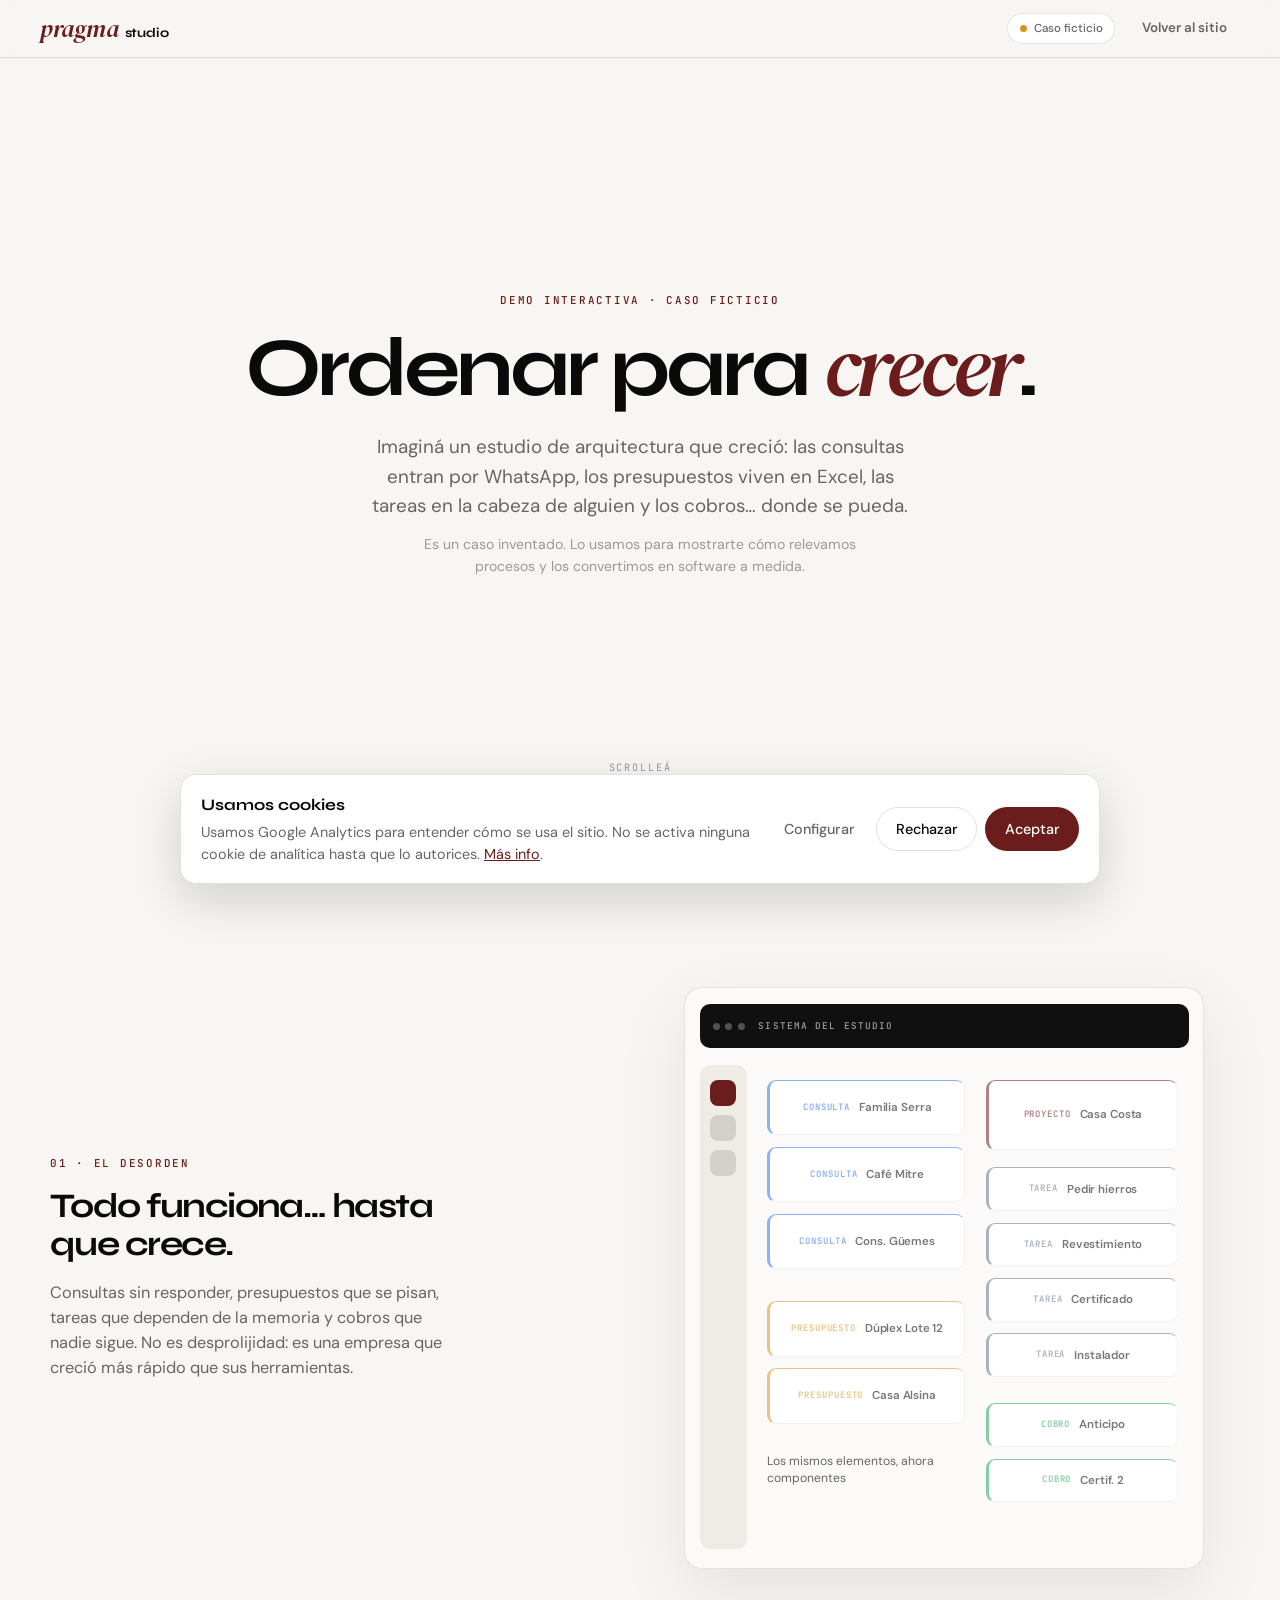
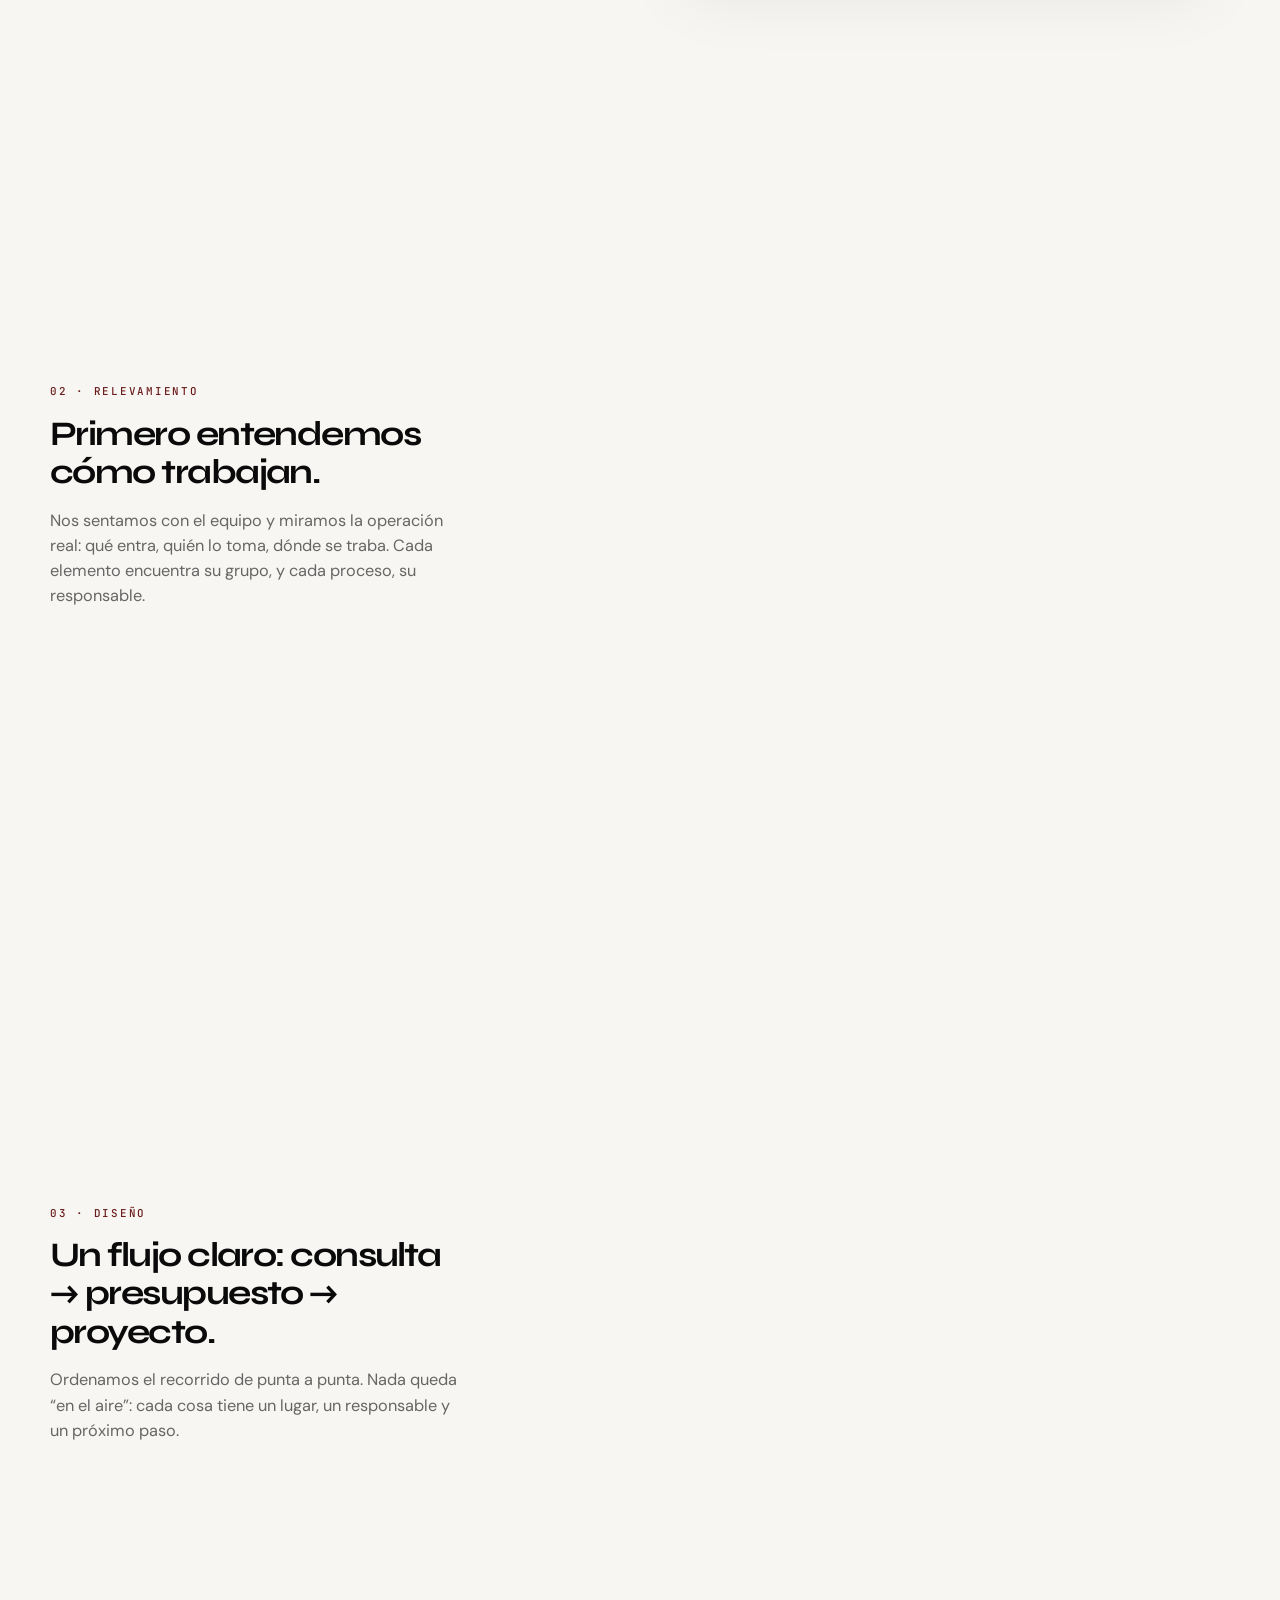
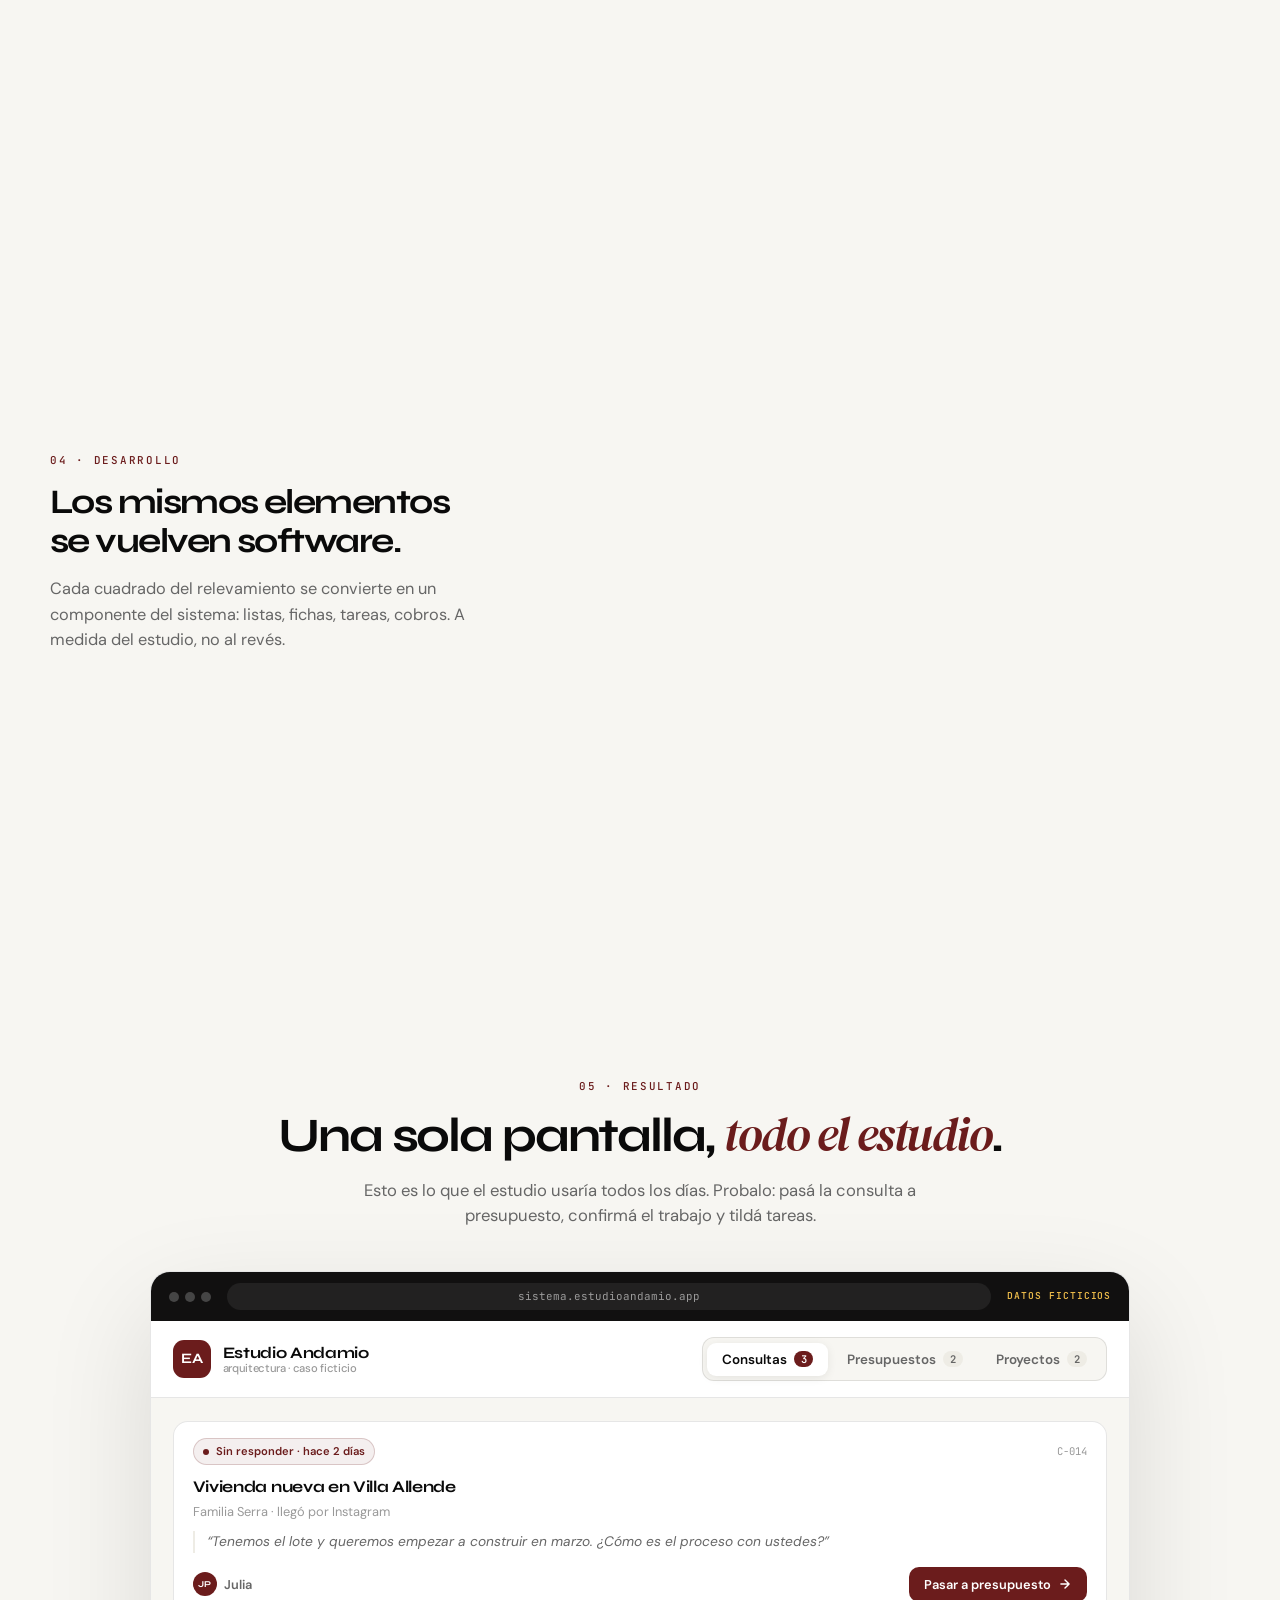
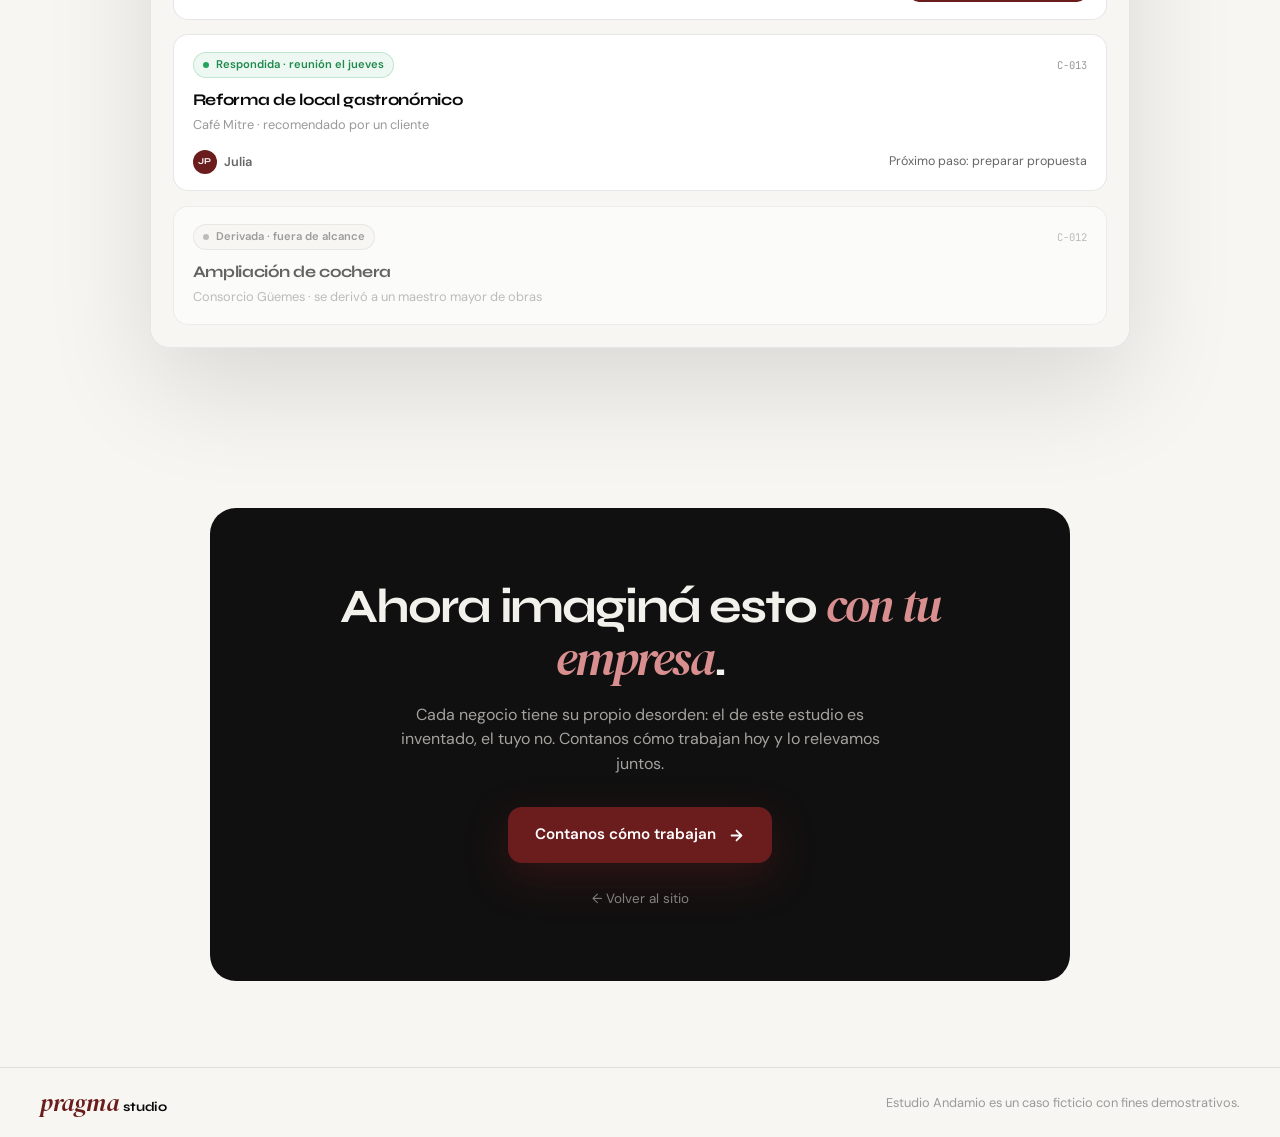
<file: demo-crm.html>
<!DOCTYPE html>
<html lang="es">

<head>
  <meta charset="UTF-8">
  <!-- Google tag (gtag.js) + Consent Mode v2 -->
  <script async src="https://www.googletagmanager.com/gtag/js?id=G-PVCRW4GH5Z"></script>
  <script>
    window.dataLayer = window.dataLayer || [];
    function gtag(){dataLayer.push(arguments);}
    // Consent Mode v2 — analítica/marketing denegados por defecto hasta que la persona lo autorice
    gtag('consent', 'default', {
      ad_storage: 'denied',
      ad_user_data: 'denied',
      ad_personalization: 'denied',
      analytics_storage: 'denied',
      wait_for_update: 500
    });
    // Restaurar una elección previa guardada (antes de config)
    try {
      var _pc = JSON.parse(localStorage.getItem('pragma-consent-v1') || 'null');
      if (_pc && _pc.analytics === true) {
        gtag('consent', 'update', { analytics_storage: 'granted' });
      }
    } catch (e) {}
    gtag('js', new Date());
    gtag('config', 'G-PVCRW4GH5Z');
  </script>
  <!-- Consentimiento de cookies -->
  <link rel="stylesheet" href="css/consent.css">
  <script src="js/consent.js" defer></script>
  <meta name="viewport" content="width=device-width, initial-scale=1.0">
  <title>Ordenar para crecer — pragma studio</title>
  <meta name="description" content="Un recorrido interactivo: así releva PRAGMA los procesos de una empresa y los convierte en software a medida. Caso ficticio de un estudio de arquitectura.">
  <meta name="robots" content="noindex">
  <link rel="canonical" href="https://pragmastudio.com.ar/demo-crm.html">
  <meta property="og:title" content="Ordenar para crecer — pragma studio">
  <meta property="og:description" content="Del desorden de Excel y WhatsApp a un sistema a medida. Recorrelo y probá el resultado, sin registrarte.">
  <meta property="og:type" content="website">
  <meta property="og:url" content="https://pragmastudio.com.ar/demo-crm.html">
  <meta property="og:site_name" content="pragma studio">
  <meta property="og:locale" content="es_AR">
  <meta property="og:image" content="https://pragmastudio.com.ar/images/og-image.jpg">
  <meta property="og:image:width" content="1200">
  <meta property="og:image:height" content="630">
  <meta name="twitter:card" content="summary_large_image">
  <meta name="twitter:image" content="https://pragmastudio.com.ar/images/og-image.jpg">
  <link rel="icon" type="image/png" href="images/favicon.png">
  <link rel="apple-touch-icon" href="images/favicon.png">
  <meta name="theme-color" content="#f7f6f2">
  <link rel="preconnect" href="https://fonts.googleapis.com">
  <link rel="preconnect" href="https://fonts.gstatic.com" crossorigin>
  <link
    href="https://fonts.googleapis.com/css2?family=Syne:wght@400;500;600;700;800&family=DM+Sans:ital,opsz,wght@0,9..40,300;0,9..40,400;0,9..40,500;0,9..40,600;1,9..40,400&family=DM+Serif+Display:ital@0;1&family=JetBrains+Mono:wght@400;500;600&display=swap"
    rel="stylesheet">
  <link rel="stylesheet" href="css/demo-crm.css">
</head>

<body>
  <a class="skip-link" href="#resultado">Saltar al demo interactivo</a>

  <!-- ══════ NAV ══════ -->
  <nav class="dnav">
    <a href="index.html" class="dnav-brand">PRAGMA<span>studio</span></a>
    <div class="dnav-right">
      <span class="dnav-pill"><span class="dnav-dot"></span>Caso ficticio</span>
      <a class="dnav-exit" href="index.html">Volver al sitio</a>
    </div>
  </nav>

  <!-- ══════ RIEL DE PROGRESO (desktop) ══════ -->
  <nav class="rail" id="rail" aria-label="Etapas del recorrido">
    <a href="#paso-1" data-r="1"><i></i><b>01</b><span>Desorden</span></a>
    <a href="#paso-2" data-r="2"><i></i><b>02</b><span>Relevamiento</span></a>
    <a href="#paso-3" data-r="3"><i></i><b>03</b><span>Diseño</span></a>
    <a href="#paso-4" data-r="4"><i></i><b>04</b><span>Desarrollo</span></a>
    <a href="#resultado" data-r="5"><i></i><b>05</b><span>Resultado</span></a>
  </nav>

  <main>
    <!-- ══════ HERO ══════ -->
    <header class="dhero">
      <p class="section-tag">Demo interactiva · Caso ficticio</p>
      <h1>Ordenar para <em class="italic-bordo">crecer</em>.</h1>
      <p class="dhero-desc">
        Imaginá un estudio de arquitectura que creció: las consultas entran por WhatsApp,
        los presupuestos viven en Excel, las tareas en la cabeza de alguien y los cobros… donde se pueda.
      </p>
      <p class="dhero-sub">
        Es un caso inventado. Lo usamos para mostrarte cómo relevamos procesos y los convertimos en software a medida.
      </p>
      <div class="dhero-scroll" aria-hidden="true">
        <span>Scrolleá</span>
        <svg viewBox="0 0 24 24" fill="none" stroke="currentColor" stroke-width="2" stroke-linecap="round" stroke-linejoin="round"><path d="M12 5v14M5 12l7 7 7-7"/></svg>
      </div>
    </header>

    <!-- ══════ RECORRIDO ══════ -->
    <section class="journey" id="journey">
      <div class="journey-grid">

        <!-- Escenario sticky: los mismos cuadrados en cada etapa -->
        <div class="stage-wrap" aria-hidden="true">
          <div class="stage" id="stage" data-stage="1">

            <!-- líneas del relevamiento (etapa 2) -->
            <svg class="stage-links" viewBox="0 0 100 112" preserveAspectRatio="none">
              <line x1="50" y1="55" x2="20" y2="22"/>
              <line x1="50" y1="55" x2="78" y2="20"/>
              <line x1="50" y1="55" x2="20" y2="74"/>
              <line x1="50" y1="55" x2="78" y2="76"/>
            </svg>

            <!-- cuadrados: consultas -->
            <div class="chip t-consulta" data-chip="c1"><span class="chip-label">Consulta</span><span class="chip-sub">Familia Serra</span></div>
            <div class="chip t-consulta" data-chip="c2"><span class="chip-label">Consulta</span><span class="chip-sub">Café Mitre</span></div>
            <div class="chip t-consulta" data-chip="c3"><span class="chip-label">Consulta</span><span class="chip-sub">Cons. Güemes</span></div>
            <!-- presupuestos -->
            <div class="chip t-presu" data-chip="p1"><span class="chip-label">Presupuesto</span><span class="chip-sub">Dúplex Lote 12</span></div>
            <div class="chip t-presu" data-chip="p2"><span class="chip-label">Presupuesto</span><span class="chip-sub">Casa Alsina</span></div>
            <!-- proyecto -->
            <div class="chip t-proy" data-chip="pr1"><span class="chip-label">Proyecto</span><span class="chip-sub">Casa Costa</span></div>
            <!-- tareas -->
            <div class="chip t-tarea" data-chip="t1"><span class="chip-label">Tarea</span><span class="chip-sub">Pedir hierros</span></div>
            <div class="chip t-tarea" data-chip="t2"><span class="chip-label">Tarea</span><span class="chip-sub">Revestimiento</span></div>
            <div class="chip t-tarea" data-chip="t3"><span class="chip-label">Tarea</span><span class="chip-sub">Certificado</span></div>
            <div class="chip t-tarea" data-chip="t4"><span class="chip-label">Tarea</span><span class="chip-sub">Instalador</span></div>
            <!-- cobros -->
            <div class="chip t-cobro" data-chip="m1"><span class="chip-label">Cobro</span><span class="chip-sub">Anticipo</span></div>
            <div class="chip t-cobro" data-chip="m2"><span class="chip-label">Cobro</span><span class="chip-sub">Certif. 2</span></div>

            <!-- etapa 1: el ruido -->
            <div class="s1-only ghost ghost-wa" data-g="1">“¿Respondiste lo de Serra?”</div>
            <div class="s1-only ghost ghost-wa" data-g="2">“Pasame el Excel de cobros”</div>
            <div class="s1-only ghost ghost-xl" data-g="3">presupuestos_FINAL_v7.xlsx</div>
            <div class="s1-only s1-badge">+7 pendientes</div>

            <!-- etapa 2: clusters y personas -->
            <div class="s2-only cluster-label" data-c="consultas">Consultas</div>
            <div class="s2-only cluster-label" data-c="presu">Presupuestos</div>
            <div class="s2-only cluster-label" data-c="tareas">Tareas</div>
            <div class="s2-only cluster-label" data-c="cobros">Cobros</div>
            <div class="s2-only person" data-p="1"><i>JP</i>Julia</div>
            <div class="s2-only person" data-p="2"><i>MV</i>Marcos</div>
            <div class="s2-only person" data-p="3"><i>SR</i>Sol</div>

            <!-- etapa 3: el flujo -->
            <div class="s3-only flow-head" data-f="1">Consulta<em>resp. Julia</em></div>
            <div class="s3-only flow-head" data-f="2">Presupuesto<em>resp. Marcos</em></div>
            <div class="s3-only flow-head" data-f="3">Proyecto<em>equipo + Sol</em></div>
            <div class="s3-only flow-arrow" data-a="1">→</div>
            <div class="s3-only flow-arrow" data-a="2">→</div>
            <div class="s3-only flow-next">Cada paso con responsable y próximo paso</div>

            <!-- etapa 4: wireframe del sistema -->
            <div class="s4-only wf-frame"></div>
            <div class="s4-only wf-topbar"><i></i><i></i><i></i><b>sistema del estudio</b></div>
            <div class="s4-only wf-rail"><i></i><i></i><i></i></div>
            <div class="s4-only wf-caption">Los mismos elementos, ahora componentes</div>
          </div>
        </div>

        <!-- Pasos -->
        <div class="steps">
          <article class="step" data-stage="1" id="paso-1">
            <div class="step-card">
              <p class="section-tag">01 · El desorden</p>
              <h2>Todo funciona… hasta que crece.</h2>
              <p>Consultas sin responder, presupuestos que se pisan, tareas que dependen de la memoria
                y cobros que nadie sigue. No es desprolijidad: es una empresa que creció más rápido que sus herramientas.</p>
            </div>
          </article>

          <article class="step" data-stage="2" id="paso-2">
            <div class="step-card">
              <p class="section-tag">02 · Relevamiento</p>
              <h2>Primero entendemos cómo trabajan.</h2>
              <p>Nos sentamos con el equipo y miramos la operación real: qué entra, quién lo toma, dónde se traba.
                Cada elemento encuentra su grupo, y cada proceso, su responsable.</p>
            </div>
          </article>

          <article class="step" data-stage="3" id="paso-3">
            <div class="step-card">
              <p class="section-tag">03 · Diseño</p>
              <h2>Un flujo claro: consulta → presupuesto → proyecto.</h2>
              <p>Ordenamos el recorrido de punta a punta. Nada queda “en el aire”:
                cada cosa tiene un lugar, un responsable y un próximo paso.</p>
            </div>
          </article>

          <article class="step" data-stage="4" id="paso-4">
            <div class="step-card">
              <p class="section-tag">04 · Desarrollo</p>
              <h2>Los mismos elementos se vuelven software.</h2>
              <p>Cada cuadrado del relevamiento se convierte en un componente del sistema:
                listas, fichas, tareas, cobros. A medida del estudio, no al revés.</p>
            </div>
          </article>
        </div>
      </div>
    </section>

    <!-- ══════ RESULTADO: el sistema ══════ -->
    <section class="resultado" id="resultado">
      <div class="resultado-head">
        <p class="section-tag">05 · Resultado</p>
        <h2>Una sola pantalla, <em class="italic-bordo">todo el estudio</em>.</h2>
        <p class="resultado-desc">Esto es lo que el estudio usaría todos los días. Probalo:
          pasá la consulta a presupuesto, confirmá el trabajo y tildá tareas.</p>
      </div>

      <div class="app" id="app">
        <!-- chrome -->
        <div class="app-chrome">
          <span class="chrome-dots"><i></i><i></i><i></i></span>
          <span class="chrome-url">sistema.estudioandamio.app</span>
          <span class="chrome-badge">Datos ficticios</span>
        </div>

        <div class="app-top">
          <div class="app-brand"><b>EA</b><span>Estudio Andamio<em>arquitectura · caso ficticio</em></span></div>
          <div class="app-tabs" role="tablist" aria-label="Secciones del sistema">
            <button class="app-tab active" role="tab" aria-selected="true" aria-controls="panel-consultas" id="tab-consultas" data-panel="consultas">Consultas <b data-count="consultas">3</b></button>
            <button class="app-tab" role="tab" aria-selected="false" aria-controls="panel-presupuestos" id="tab-presupuestos" data-panel="presupuestos" tabindex="-1">Presupuestos <b data-count="presupuestos">2</b></button>
            <button class="app-tab" role="tab" aria-selected="false" aria-controls="panel-proyectos" id="tab-proyectos" data-panel="proyectos" tabindex="-1">Proyectos <b data-count="proyectos">2</b></button>
          </div>
        </div>

        <div class="app-body">
          <!-- ── CONSULTAS ── -->
          <section class="app-panel active" id="panel-consultas" role="tabpanel" aria-labelledby="tab-consultas" data-panel="consultas">
            <h3 class="panel-title">Consultas</h3>

            <article class="card" data-id="c14">
              <div class="card-row">
                <span class="tag tag-hot"><span class="tag-dot"></span>Sin responder · hace 2 días</span>
                <span class="card-id">C-014</span>
              </div>
              <h4>Vivienda nueva en Villa Allende</h4>
              <p class="card-meta">Familia Serra · llegó por Instagram</p>
              <p class="card-note">“Tenemos el lote y queremos empezar a construir en marzo. ¿Cómo es el proceso con ustedes?”</p>
              <div class="card-foot">
                <span class="owner"><i class="av av-j">JP</i>Julia</span>
                <button class="btn-mini" data-act="convertir-presupuesto" data-id="c14">Pasar a presupuesto
                  <svg viewBox="0 0 24 24" fill="none" stroke="currentColor" stroke-width="2.4" stroke-linecap="round" stroke-linejoin="round"><path d="M5 12h14M12 5l7 7-7 7"/></svg>
                </button>
              </div>
            </article>

            <article class="card" data-id="c13">
              <div class="card-row">
                <span class="tag tag-ok"><span class="tag-dot"></span>Respondida · reunión el jueves</span>
                <span class="card-id">C-013</span>
              </div>
              <h4>Reforma de local gastronómico</h4>
              <p class="card-meta">Café Mitre · recomendado por un cliente</p>
              <div class="card-foot">
                <span class="owner"><i class="av av-j">JP</i>Julia</span>
                <span class="next-step">Próximo paso: preparar propuesta</span>
              </div>
            </article>

            <article class="card card-dim" data-id="c12">
              <div class="card-row">
                <span class="tag"><span class="tag-dot"></span>Derivada · fuera de alcance</span>
                <span class="card-id">C-012</span>
              </div>
              <h4>Ampliación de cochera</h4>
              <p class="card-meta">Consorcio Güemes · se derivó a un maestro mayor de obras</p>
            </article>
          </section>

          <!-- ── PRESUPUESTOS ── -->
          <section class="app-panel" id="panel-presupuestos" role="tabpanel" aria-labelledby="tab-presupuestos" data-panel="presupuestos">
            <h3 class="panel-title">Presupuestos</h3>

            <article class="card" data-id="p31">
              <div class="card-row">
                <span class="tag tag-warn"><span class="tag-dot"></span>Enviado · hace 5 días</span>
                <span class="card-id">P-031</span>
              </div>
              <h4>Dúplex en Lote 12</h4>
              <p class="card-meta">Hnos. Castro · a partir de la consulta C-010</p>
              <ul class="items">
                <li><span>Anteproyecto</span><b>$ 2.400.000</b></li>
                <li><span>Documentación de obra</span><b>$ 3.100.000</b></li>
                <li><span>Dirección de obra</span><b>$ 4.900.000</b></li>
                <li class="items-total"><span>Total</span><b>$ 10.400.000</b></li>
              </ul>
              <div class="card-foot">
                <span class="owner"><i class="av av-m">MV</i>Marcos</span>
                <button class="btn-mini btn-confirm" data-act="confirmar-trabajo" data-id="p31">Confirmar trabajo
                  <svg viewBox="0 0 24 24" fill="none" stroke="currentColor" stroke-width="2.6" stroke-linecap="round" stroke-linejoin="round"><polyline points="20 6 9 17 4 12"/></svg>
                </button>
              </div>
            </article>

            <article class="card" data-id="p30">
              <div class="card-row">
                <span class="tag"><span class="tag-dot"></span>En preparación · vence el viernes</span>
                <span class="card-id">P-030</span>
              </div>
              <h4>Reforma Casa Alsina</h4>
              <p class="card-meta">Vera y Asoc. · falta cotizar la carpintería</p>
              <div class="card-foot">
                <span class="owner"><i class="av av-m">MV</i>Marcos</span>
                <span class="next-step">Próximo paso: pedir precio al carpintero</span>
              </div>
            </article>
          </section>

          <!-- ── PROYECTOS ── -->
          <section class="app-panel" id="panel-proyectos" role="tabpanel" aria-labelledby="tab-proyectos" data-panel="proyectos">
            <h3 class="panel-title">Proyectos</h3>

            <article class="proj open" data-id="pr7">
              <button class="proj-head" aria-expanded="true" data-act="toggle-proyecto">
                <span class="proj-main">
                  <span class="card-row">
                    <span class="tag tag-build"><span class="tag-dot"></span>En obra</span>
                    <span class="card-id">PR-07</span>
                  </span>
                  <h4>Casa Costa</h4>
                  <p class="card-meta">Familia Ponce · dirección: Julia</p>
                </span>
                <span class="proj-side">
                  <span class="proj-prog"><b data-prog="pr7">1/4</b> tareas</span>
                  <svg class="proj-chev" viewBox="0 0 24 24" fill="none" stroke="currentColor" stroke-width="2.2" stroke-linecap="round" stroke-linejoin="round"><path d="M6 9l6 6 6-6"/></svg>
                </span>
              </button>
              <div class="proj-body">
                <p class="proj-next"><b>Próximo paso</b> Visita de obra — viernes 10:00 <span class="owner"><i class="av av-j">JP</i>Julia</span></p>
                <div class="proj-cols">
                  <div class="proj-tasks">
                    <h5>Tareas</h5>
                    <label class="task"><input type="checkbox" data-proj="pr7"><span class="task-box" aria-hidden="true"></span><span class="task-txt">Pedir hierros al corralón</span><span class="owner sm"><i class="av av-m">MV</i>Marcos</span></label>
                    <label class="task"><input type="checkbox" data-proj="pr7"><span class="task-box" aria-hidden="true"></span><span class="task-txt">Aprobar revestimiento con el cliente</span><span class="owner sm"><i class="av av-j">JP</i>Julia</span></label>
                    <label class="task"><input type="checkbox" data-proj="pr7" checked><span class="task-box" aria-hidden="true"></span><span class="task-txt">Cargar certificado mensual</span><span class="owner sm"><i class="av av-s">SR</i>Sol</span></label>
                    <label class="task"><input type="checkbox" data-proj="pr7"><span class="task-box" aria-hidden="true"></span><span class="task-txt">Coordinar instalador eléctrico</span><span class="owner sm"><i class="av av-m">MV</i>Marcos</span></label>
                  </div>
                  <div class="proj-pay">
                    <h5>Cobros</h5>
                    <div class="pay-row"><span>Anticipo</span><b>$ 3.500.000</b><em class="pay-ok">Cobrado</em></div>
                    <div class="pay-row"><span>Certificado 2</span><b>$ 2.800.000</b><em class="pay-due">Vence 20/11</em></div>
                  </div>
                </div>
              </div>
            </article>

            <article class="proj" data-id="pr6">
              <button class="proj-head" aria-expanded="false" data-act="toggle-proyecto">
                <span class="proj-main">
                  <span class="card-row">
                    <span class="tag tag-doc"><span class="tag-dot"></span>Documentación</span>
                    <span class="card-id">PR-06</span>
                  </span>
                  <h4>Oficinas Nodo</h4>
                  <p class="card-meta">Nodo Coworking · dirección: Marcos</p>
                </span>
                <span class="proj-side">
                  <span class="proj-prog"><b data-prog="pr6">1/3</b> tareas</span>
                  <svg class="proj-chev" viewBox="0 0 24 24" fill="none" stroke="currentColor" stroke-width="2.2" stroke-linecap="round" stroke-linejoin="round"><path d="M6 9l6 6 6-6"/></svg>
                </span>
              </button>
              <div class="proj-body">
                <p class="proj-next"><b>Próximo paso</b> Entregar planos en la municipalidad <span class="owner"><i class="av av-m">MV</i>Marcos</span></p>
                <div class="proj-cols">
                  <div class="proj-tasks">
                    <h5>Tareas</h5>
                    <label class="task"><input type="checkbox" data-proj="pr6" checked><span class="task-box" aria-hidden="true"></span><span class="task-txt">Ajustar planta según observaciones</span><span class="owner sm"><i class="av av-m">MV</i>Marcos</span></label>
                    <label class="task"><input type="checkbox" data-proj="pr6"><span class="task-box" aria-hidden="true"></span><span class="task-txt">Firmar planos con el comitente</span><span class="owner sm"><i class="av av-j">JP</i>Julia</span></label>
                    <label class="task"><input type="checkbox" data-proj="pr6"><span class="task-box" aria-hidden="true"></span><span class="task-txt">Pagar tasa municipal</span><span class="owner sm"><i class="av av-s">SR</i>Sol</span></label>
                  </div>
                  <div class="proj-pay">
                    <h5>Cobros</h5>
                    <div class="pay-row"><span>Etapa documentación</span><b>$ 1.900.000</b><em class="pay-ok">Cobrado</em></div>
                    <div class="pay-row"><span>Saldo entrega</span><b>$ 1.100.000</b><em class="pay-due">Al entregar</em></div>
                  </div>
                </div>
              </div>
            </article>
          </section>
        </div>
      </div>
    </section>

    <!-- ══════ CTA ══════ -->
    <section class="dcta">
      <div class="dcta-inner">
        <h2>Ahora imaginá esto <em class="italic-bordo">con tu empresa</em>.</h2>
        <p>Cada negocio tiene su propio desorden: el de este estudio es inventado, el tuyo no.
          Contanos cómo trabajan hoy y lo relevamos juntos.</p>
        <a class="btn-primary" href="https://wa.me/5493512145673?text=Hola!%20Hice%20el%20recorrido%20%E2%80%9COrdenar%20para%20crecer%E2%80%9D%20y%20quiero%20contarles%20c%C3%B3mo%20trabajamos%20en%20mi%20empresa." target="_blank" rel="noopener">
          <span>Contanos cómo trabajan</span>
          <span class="btn-arrow">
            <svg viewBox="0 0 24 24" fill="none" stroke="currentColor" stroke-width="2.5" stroke-linecap="round" stroke-linejoin="round"><path d="M5 12h14M12 5l7 7-7 7"/></svg>
          </span>
        </a>
        <a class="dcta-back" href="index.html">← Volver al sitio</a>
      </div>
    </section>
  </main>

  <footer class="dfoot">
    <span>pragma<b>studio</b></span>
    <span class="dfoot-note">Estudio Andamio es un caso ficticio con fines demostrativos.</span>
  </footer>

  <div class="toast" id="toast" hidden></div>

  <script src="js/demo-crm.js"></script>
</body>

</html>
</file>
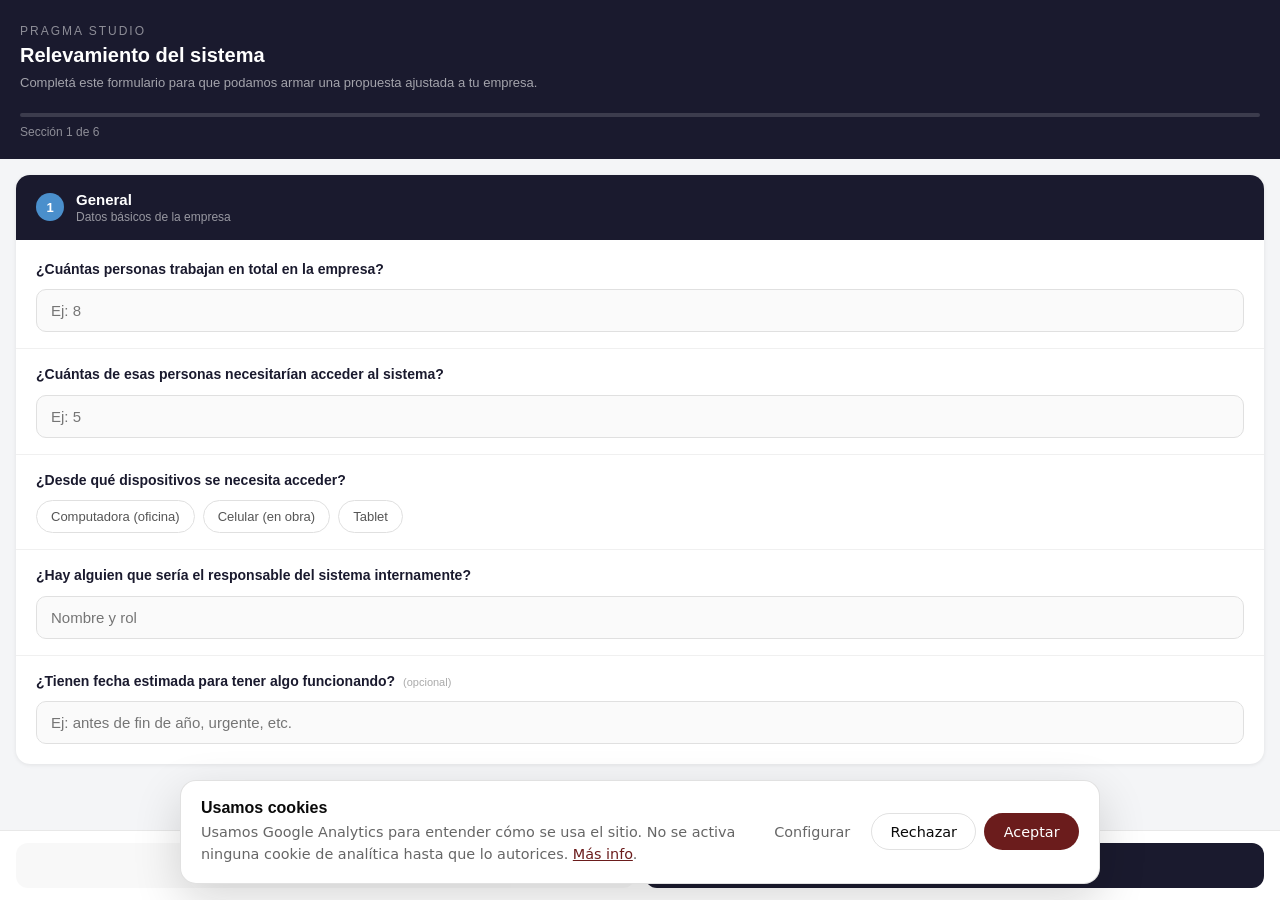
<file: formulario-relevamiento.html>
<!DOCTYPE html>
<html lang="es">
<head>
<meta charset="UTF-8">
<!-- Google tag (gtag.js) + Consent Mode v2 -->
<script async src="https://www.googletagmanager.com/gtag/js?id=G-PVCRW4GH5Z"></script>
<script>
  window.dataLayer = window.dataLayer || [];
  function gtag(){dataLayer.push(arguments);}
  // Consent Mode v2 — analítica/marketing denegados por defecto hasta que la persona lo autorice
  gtag('consent', 'default', {
    ad_storage: 'denied',
    ad_user_data: 'denied',
    ad_personalization: 'denied',
    analytics_storage: 'denied',
    wait_for_update: 500
  });
  try {
    var _pc = JSON.parse(localStorage.getItem('pragma-consent-v1') || 'null');
    if (_pc && _pc.analytics === true) {
      gtag('consent', 'update', { analytics_storage: 'granted' });
    }
  } catch (e) {}
  gtag('js', new Date());
  gtag('config', 'G-PVCRW4GH5Z');
</script>
<!-- Consentimiento de cookies -->
<link rel="stylesheet" href="css/consent.css">
<script src="js/consent.js" defer></script>
<meta name="viewport" content="width=device-width, initial-scale=1.0">
<title>Relevamiento — Sistema de Gestión</title>
<meta name="robots" content="noindex, nofollow">
<link rel="canonical" href="https://pragmastudio.com.ar/formulario-relevamiento.html">
<link rel="stylesheet" href="css/formulario-relevamiento.css">
</head>
<body>

<div class="header">
  <div class="header-logo">Pragma Studio</div>
  <h1>Relevamiento del sistema</h1>
  <p>Completá este formulario para que podamos armar una propuesta ajustada a tu empresa.</p>
</div>
<div class="progress-wrap">
  <div class="progress-bar-bg"><div class="progress-bar-fill" id="progressBar"></div></div>
  <div class="progress-text" id="progressText">Sección 1 de 6</div>
</div>

<!-- SECCIÓN 1: GENERAL -->
<div class="section active" id="sec1">
  <div class="section-header">
    <div class="section-num">1</div>
    <div>
      <div class="section-title">General</div>
      <div class="section-subtitle">Datos básicos de la empresa</div>
    </div>
  </div>
  <div class="questions">
    <div class="question">
      <div class="q-label">¿Cuántas personas trabajan en total en la empresa?</div>
      <input type="number" id="q1_1" placeholder="Ej: 8" min="1">
    </div>
    <div class="question">
      <div class="q-label">¿Cuántas de esas personas necesitarían acceder al sistema?</div>
      <input type="number" id="q1_2" placeholder="Ej: 5" min="1">
    </div>
    <div class="question">
      <div class="q-label">¿Desde qué dispositivos se necesita acceder?</div>
      <div class="chips" id="chips_dispositivos">
        <span class="chip" onclick="toggleChip(this)">Computadora (oficina)</span>
        <span class="chip" onclick="toggleChip(this)">Celular (en obra)</span>
        <span class="chip" onclick="toggleChip(this)">Tablet</span>
      </div>
    </div>
    <div class="question">
      <div class="q-label">¿Hay alguien que sería el responsable del sistema internamente?</div>
      <input type="text" id="q1_4" placeholder="Nombre y rol">
    </div>
    <div class="question">
      <div class="q-label">¿Tienen fecha estimada para tener algo funcionando? <span class="q-optional">(opcional)</span></div>
      <input type="text" id="q1_5" placeholder="Ej: antes de fin de año, urgente, etc.">
    </div>
  </div>
</div>

<!-- SECCIÓN 2: OBRAS -->
<div class="section" id="sec2">
  <div class="section-header">
    <div class="section-num">2</div>
    <div>
      <div class="section-title">Obras y trabajos</div>
      <div class="section-subtitle">Cómo se gestionan los trabajos en campo</div>
    </div>
  </div>
  <div class="questions">
    <div class="question">
      <div class="q-label">¿Cómo empieza una obra hoy? ¿Hay presupuesto previo o entra directo?</div>
      <div class="options" id="opts_inicio_obra">
        <label class="option-item"><input type="radio" name="inicio_obra" value="presupuesto"> <label>Siempre hay presupuesto previo</label></label>
        <label class="option-item"><input type="radio" name="inicio_obra" value="directo"> <label>Entra directo como trabajo</label></label>
        <label class="option-item"><input type="radio" name="inicio_obra" value="ambos"> <label>A veces una cosa, a veces la otra</label></label>
      </div>
    </div>
    <div class="question">
      <div class="q-label">¿Cuántas obras pueden tener abiertas al mismo tiempo?</div>
      <input type="text" id="q2_2" placeholder="Ej: entre 5 y 10">
    </div>
    <div class="question">
      <div class="q-label">¿Quién carga el avance de obra?</div>
      <div class="options">
        <label class="option-item"><input type="radio" name="carga_avance" value="campo"> <label>La persona que está en campo</label></label>
        <label class="option-item"><input type="radio" name="carga_avance" value="oficina"> <label>Alguien de la oficina</label></label>
        <label class="option-item"><input type="radio" name="carga_avance" value="ambos"> <label>Ambos según el caso</label></label>
      </div>
    </div>
    <div class="question">
      <div class="q-label">Las fotos de avance, ¿cuántas aproximadamente se sacan por obra?</div>
      <input type="text" id="q2_4" placeholder="Ej: 10 a 20 por visita">
    </div>
    <div class="question">
      <div class="q-label">¿El plano de la obra necesita verse dentro del sistema o se adjunta como archivo?</div>
      <div class="options">
        <label class="option-item"><input type="radio" name="plano" value="ver"> <label>Verlo dentro del sistema</label></label>
        <label class="option-item"><input type="radio" name="plano" value="adjunto"> <label>Adjuntarlo como archivo PDF/imagen</label></label>
        <label class="option-item"><input type="radio" name="plano" value="ambos"> <label>Las dos opciones</label></label>
      </div>
    </div>
    <div class="question">
      <div class="q-label">¿Qué estados debería tener una obra?</div>
      <div class="chips" id="chips_estados">
        <span class="chip" onclick="toggleChip(this)">Pendiente</span>
        <span class="chip" onclick="toggleChip(this)">En ejecución</span>
        <span class="chip" onclick="toggleChip(this)">Finalizada</span>
        <span class="chip" onclick="toggleChip(this)">Facturada</span>
        <span class="chip" onclick="toggleChip(this)">Pausada</span>
        <span class="chip" onclick="toggleChip(this)">Cancelada</span>
      </div>
    </div>
    <div class="question">
      <div class="q-label">¿Se registran materiales o insumos por obra?</div>
      <div class="options">
        <label class="option-item"><input type="radio" name="materiales" value="si"> <label>Sí, es importante llevar ese control</label></label>
        <label class="option-item"><input type="radio" name="materiales" value="no"> <label>No por ahora</label></label>
        <label class="option-item"><input type="radio" name="materiales" value="futuro"> <label>No ahora pero lo queremos a futuro</label></label>
      </div>
    </div>
    <div class="question">
      <div class="q-label">¿Se registran incidencias o problemas que ocurren durante la obra? <span class="q-optional">(opcional)</span></div>
      <textarea id="q2_8" placeholder="Describí cómo lo manejan hoy..."></textarea>
    </div>
  </div>
</div>

<!-- SECCIÓN 3: CLIENTES Y DOCUMENTACIÓN -->
<div class="section" id="sec3">
  <div class="section-header">
    <div class="section-num">3</div>
    <div>
      <div class="section-title">Clientes y documentación</div>
      <div class="section-subtitle">Cómo se organiza la información por cliente</div>
    </div>
  </div>
  <div class="questions">
    <div class="question">
      <div class="q-label">¿Cuáles son los clientes principales con los que trabajan?</div>
      <div class="chips" id="chips_clientes">
        <span class="chip" onclick="toggleChip(this)">EPEC</span>
        <span class="chip" onclick="toggleChip(this)">Claro</span>
        <span class="chip" onclick="toggleChip(this)">Personal</span>
        <span class="chip" onclick="toggleChip(this)">Movistar</span>
        <span class="chip" onclick="toggleChip(this)">Municipalidad</span>
      </div>
      <input type="text" id="q3_1_otros" placeholder="Otros clientes..." style="margin-top: 8px;">
    </div>
    <div class="question">
      <div class="q-label">¿Qué documentos se manejan por cliente?</div>
      <div class="chips" id="chips_docs">
        <span class="chip" onclick="toggleChip(this)">Contratos</span>
        <span class="chip" onclick="toggleChip(this)">Permisos</span>
        <span class="chip" onclick="toggleChip(this)">Planos</span>
        <span class="chip" onclick="toggleChip(this)">Certificados</span>
        <span class="chip" onclick="toggleChip(this)">Presupuestos</span>
        <span class="chip" onclick="toggleChip(this)">Actas</span>
        <span class="chip" onclick="toggleChip(this)">Fotos</span>
      </div>
    </div>
    <div class="question">
      <div class="q-label">Los permisos de Claro, ¿cómo se gestionan hoy y qué información necesitan registrar?</div>
      <textarea id="q3_3" placeholder="Describí el proceso actual..."></textarea>
    </div>
    <div class="question">
      <div class="q-label">¿Se necesita compartir documentación con los clientes desde el sistema?</div>
      <div class="options">
        <label class="option-item"><input type="radio" name="compartir_docs" value="si"> <label>Sí, los clientes necesitan ver cosas</label></label>
        <label class="option-item"><input type="radio" name="compartir_docs" value="no"> <label>No, es solo para uso interno</label></label>
        <label class="option-item"><input type="radio" name="compartir_docs" value="tal_vez"> <label>No por ahora pero podría ser útil</label></label>
      </div>
    </div>
    <div class="question">
      <div class="q-label">¿La estructura de documentación varía entre clientes o es la misma para todos?</div>
      <div class="options">
        <label class="option-item"><input type="radio" name="docs_estructura" value="misma"> <label>La misma estructura para todos</label></label>
        <label class="option-item"><input type="radio" name="docs_estructura" value="varia"> <label>Varía según el cliente</label></label>
      </div>
    </div>
  </div>
</div>

<!-- SECCIÓN 4: CONTABILIDAD -->
<div class="section" id="sec4">
  <div class="section-header">
    <div class="section-num">4</div>
    <div>
      <div class="section-title">Contabilidad y finanzas</div>
      <div class="section-subtitle">Cómo se maneja el dinero y los registros</div>
    </div>
  </div>
  <div class="questions">
    <div class="question">
      <div class="q-label">¿Hay un contador externo que necesite acceder o exportar información?</div>
      <div class="options">
        <label class="option-item"><input type="radio" name="contador" value="si_acceso"> <label>Sí, necesita acceso al sistema</label></label>
        <label class="option-item"><input type="radio" name="contador" value="si_exportar"> <label>Sí, pero solo necesita exportar reportes</label></label>
        <label class="option-item"><input type="radio" name="contador" value="no"> <label>No, lo manejamos internamente</label></label>
      </div>
    </div>
    <div class="question">
      <div class="q-label">¿La caja chica la maneja una sola persona?</div>
      <div class="options">
        <label class="option-item"><input type="radio" name="caja_chica" value="una"> <label>Sí, una sola persona</label></label>
        <label class="option-item"><input type="radio" name="caja_chica" value="varias"> <label>Varias personas pueden tocarla</label></label>
      </div>
    </div>
    <div class="question">
      <div class="q-label">¿Cómo se registran los gastos hoy?</div>
      <div class="chips" id="chips_gastos">
        <span class="chip" onclick="toggleChip(this)">Solo el monto</span>
        <span class="chip" onclick="toggleChip(this)">Con descripción</span>
        <span class="chip" onclick="toggleChip(this)">Con foto del ticket/factura</span>
        <span class="chip" onclick="toggleChip(this)">Por categoría</span>
        <span class="chip" onclick="toggleChip(this)">Asociado a una obra</span>
      </div>
    </div>
    <div class="question">
      <div class="q-label">¿Se necesita ver la rentabilidad por obra? (cuánto costó vs. cuánto facturaron)</div>
      <div class="options">
        <label class="option-item"><input type="radio" name="rentabilidad" value="si"> <label>Sí, es muy importante</label></label>
        <label class="option-item"><input type="radio" name="rentabilidad" value="tal_vez"> <label>Sería útil pero no es urgente</label></label>
        <label class="option-item"><input type="radio" name="rentabilidad" value="no"> <label>No lo necesitamos</label></label>
      </div>
    </div>
    <div class="question">
      <div class="q-label">¿Facturan con AFIP?</div>
      <div class="options">
        <label class="option-item"><input type="radio" name="afip" value="si_generar"> <label>Sí, y queremos generarlas desde el sistema</label></label>
        <label class="option-item"><input type="radio" name="afip" value="si_registrar"> <label>Sí, pero solo registrarlas (las generamos en otro lado)</label></label>
        <label class="option-item"><input type="radio" name="afip" value="no"> <label>No por ahora</label></label>
      </div>
    </div>
    <div class="question">
      <div class="q-label">¿Manejan cuenta corriente con clientes o proveedores? <span class="q-optional">(opcional)</span></div>
      <textarea id="q4_6" placeholder="Describí cómo funciona..."></textarea>
    </div>
  </div>
</div>

<!-- SECCIÓN 5: ROLES -->
<div class="section" id="sec5">
  <div class="section-header">
    <div class="section-num">5</div>
    <div>
      <div class="section-title">Roles y usuarios</div>
      <div class="section-subtitle">Quién puede ver y hacer qué</div>
    </div>
  </div>
  <div class="questions">
    <div class="question">
      <div class="q-label">¿Maca (administración) debería tener acceso a todo?</div>
      <div class="options">
        <label class="option-item"><input type="radio" name="maca_acceso" value="si"> <label>Sí, acceso completo</label></label>
        <label class="option-item"><input type="radio" name="maca_acceso" value="no"> <label>No, solo administración (sin finanzas por ejemplo)</label></label>
      </div>
    </div>
    <div class="question">
      <div class="q-label">¿Ricardo (obra) debería ver información de finanzas?</div>
      <div class="options">
        <label class="option-item"><input type="radio" name="ricardo_finanzas" value="si"> <label>Sí</label></label>
        <label class="option-item"><input type="radio" name="ricardo_finanzas" value="no"> <label>No, solo sus obras y trabajos</label></label>
        <label class="option-item"><input type="radio" name="ricardo_finanzas" value="parcial"> <label>Solo algunos datos financieros</label></label>
      </div>
    </div>
    <div class="question">
      <div class="q-label">¿Nico y sus hermanos necesitan acceso desde el celular estando en campo?</div>
      <div class="options">
        <label class="option-item"><input type="radio" name="nico_cel" value="si"> <label>Sí, imprescindible desde el celular</label></label>
        <label class="option-item"><input type="radio" name="nico_cel" value="no"> <label>No, solo cargan desde la oficina</label></label>
        <label class="option-item"><input type="radio" name="nico_cel" value="ambos"> <label>Desde ambos lugares</label></label>
      </div>
    </div>
    <div class="question">
      <div class="q-label">¿Qué debería poder hacer cada persona en el sistema? <span class="q-optional">(opcional)</span></div>
      <textarea id="q5_4" placeholder="Ej: Maca puede ver todo, Ricardo solo carga avances y fotos, Nico ve sus obras asignadas..."></textarea>
    </div>
    <div class="question">
      <div class="q-label">¿Se necesita un historial de quién hizo qué dentro del sistema?</div>
      <div class="options">
        <label class="option-item"><input type="radio" name="historial" value="si"> <label>Sí, es importante saber quién tocó qué</label></label>
        <label class="option-item"><input type="radio" name="historial" value="no"> <label>No es necesario</label></label>
      </div>
    </div>
  </div>
</div>

<!-- SECCIÓN 6: PRIORIDADES -->
<div class="section" id="sec6">
  <div class="section-header">
    <div class="section-num">6</div>
    <div>
      <div class="section-title">Prioridades</div>
      <div class="section-subtitle">Lo más importante para arrancar</div>
    </div>
  </div>
  <div class="questions">
    <div class="question">
      <div class="q-label">Si tuvieran que elegir solo una cosa para resolver primero, ¿cuál sería?</div>
      <div class="options">
        <label class="option-item"><input type="radio" name="prioridad1" value="obras"> <label>Gestión de obras y avances</label></label>
        <label class="option-item"><input type="radio" name="prioridad1" value="docs"> <label>Documentación y archivos</label></label>
        <label class="option-item"><input type="radio" name="prioridad1" value="finanzas"> <label>Contabilidad y finanzas</label></label>
        <label class="option-item"><input type="radio" name="prioridad1" value="clientes"> <label>Gestión de clientes y permisos</label></label>
      </div>
    </div>
    <div class="question">
      <div class="q-label">¿Hay algo del Excel actual que funciona bien y quieren mantener igual?</div>
      <textarea id="q6_2" placeholder="Describí qué cosas del Excel les gustan o no quieren perder..."></textarea>
    </div>
    <div class="question">
      <div class="q-label">¿Cuál es el mayor dolor que tiene la empresa hoy con la forma en que trabajan?</div>
      <textarea id="q6_3" placeholder="Lo que más tiempo les hace perder, lo que más errores genera..."></textarea>
    </div>

    <div class="question">
      <div class="q-label">¿Algo más que quieran agregar o aclarar? <span class="q-optional">(opcional)</span></div>
      <textarea id="q6_5" placeholder="Cualquier cosa que no haya quedado clara..."></textarea>
    </div>
  </div>
</div>

<!-- RESUMEN -->
<div class="summary" id="summary">
  <div id="summaryContent"></div>
  <button class="btn-copy" onclick="copyResults()">📋 Copiar respuestas</button>
  <div class="copy-confirm" id="copyConfirm">✓ Copiado al portapapeles</div>
</div>

<div class="spacer"></div>

<!-- NAV -->
<div class="nav" id="navBar">
  <button class="btn btn-prev" id="btnPrev" onclick="prevSection()" disabled>← Atrás</button>
  <button class="btn btn-next" id="btnNext" onclick="nextSection()">Siguiente →</button>
</div>

<script src="js/formulario-relevamiento.js"></script>
</body>
</html>
</file>
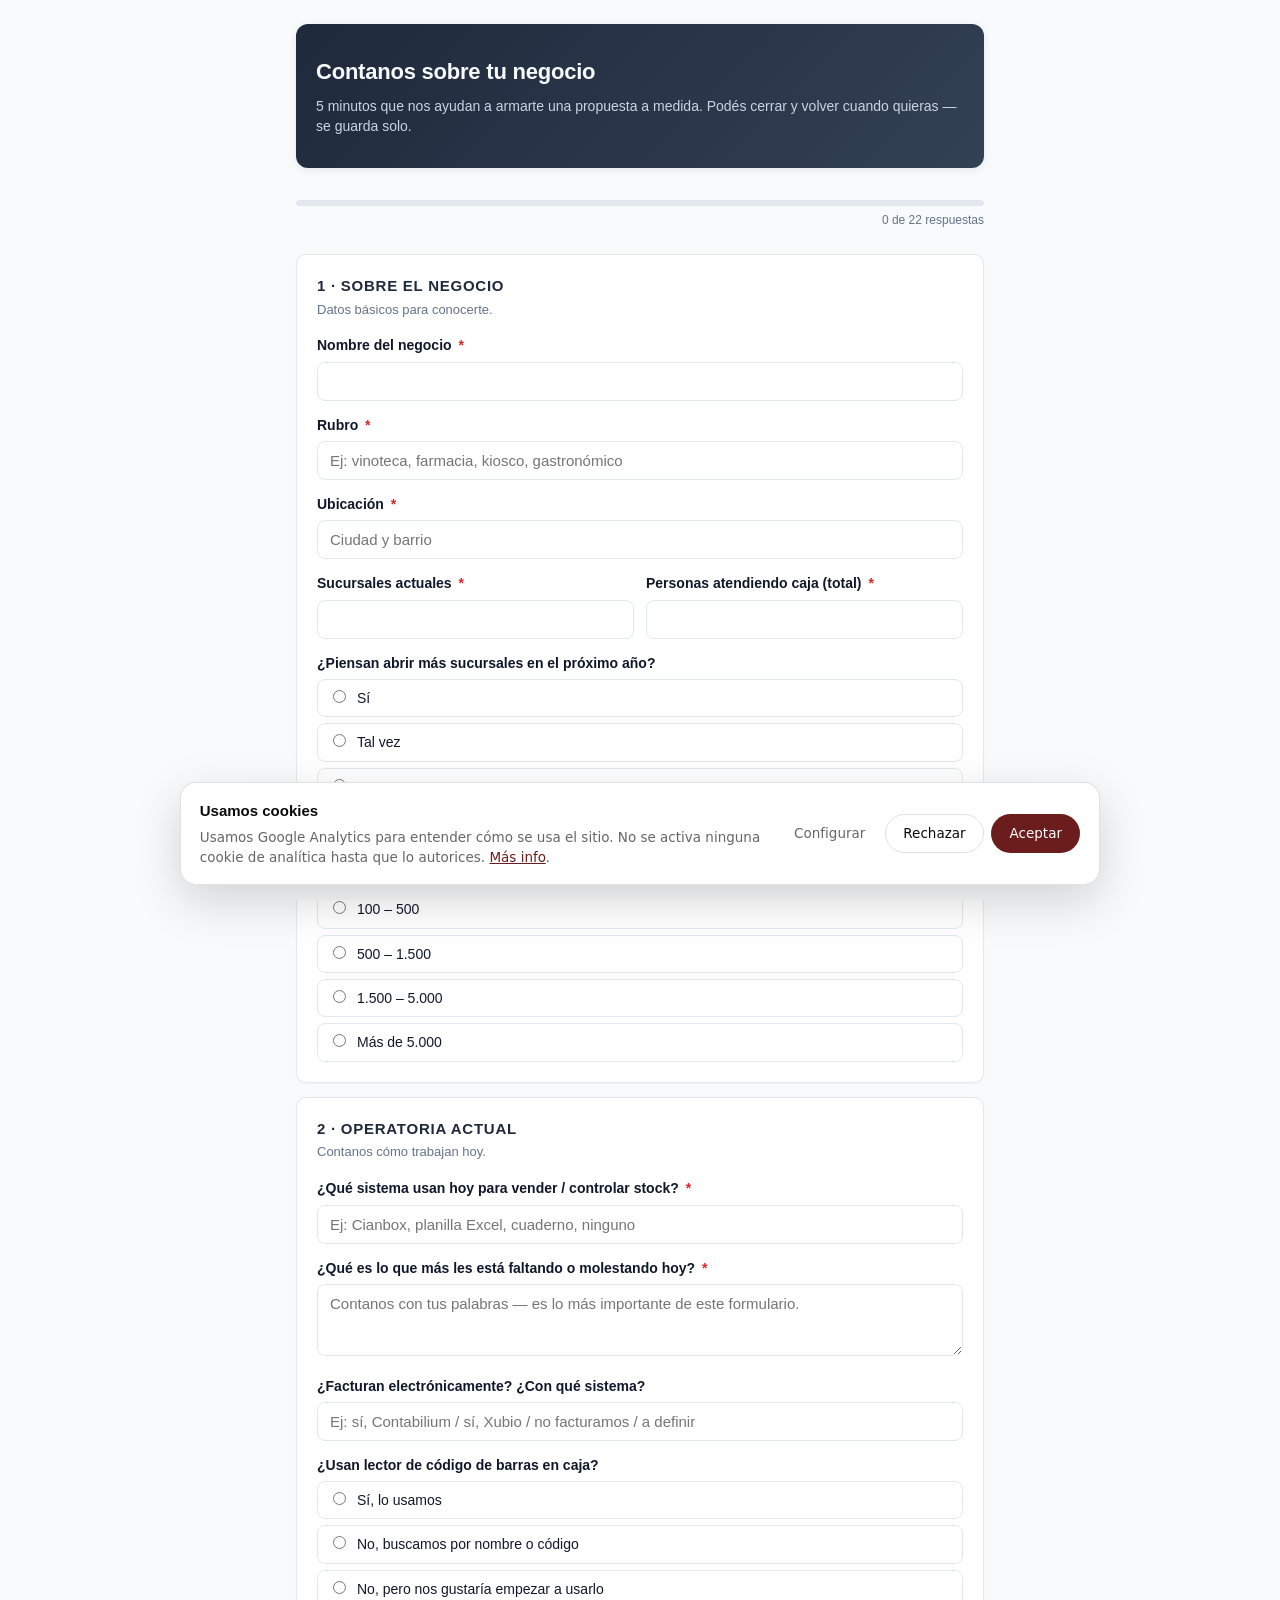
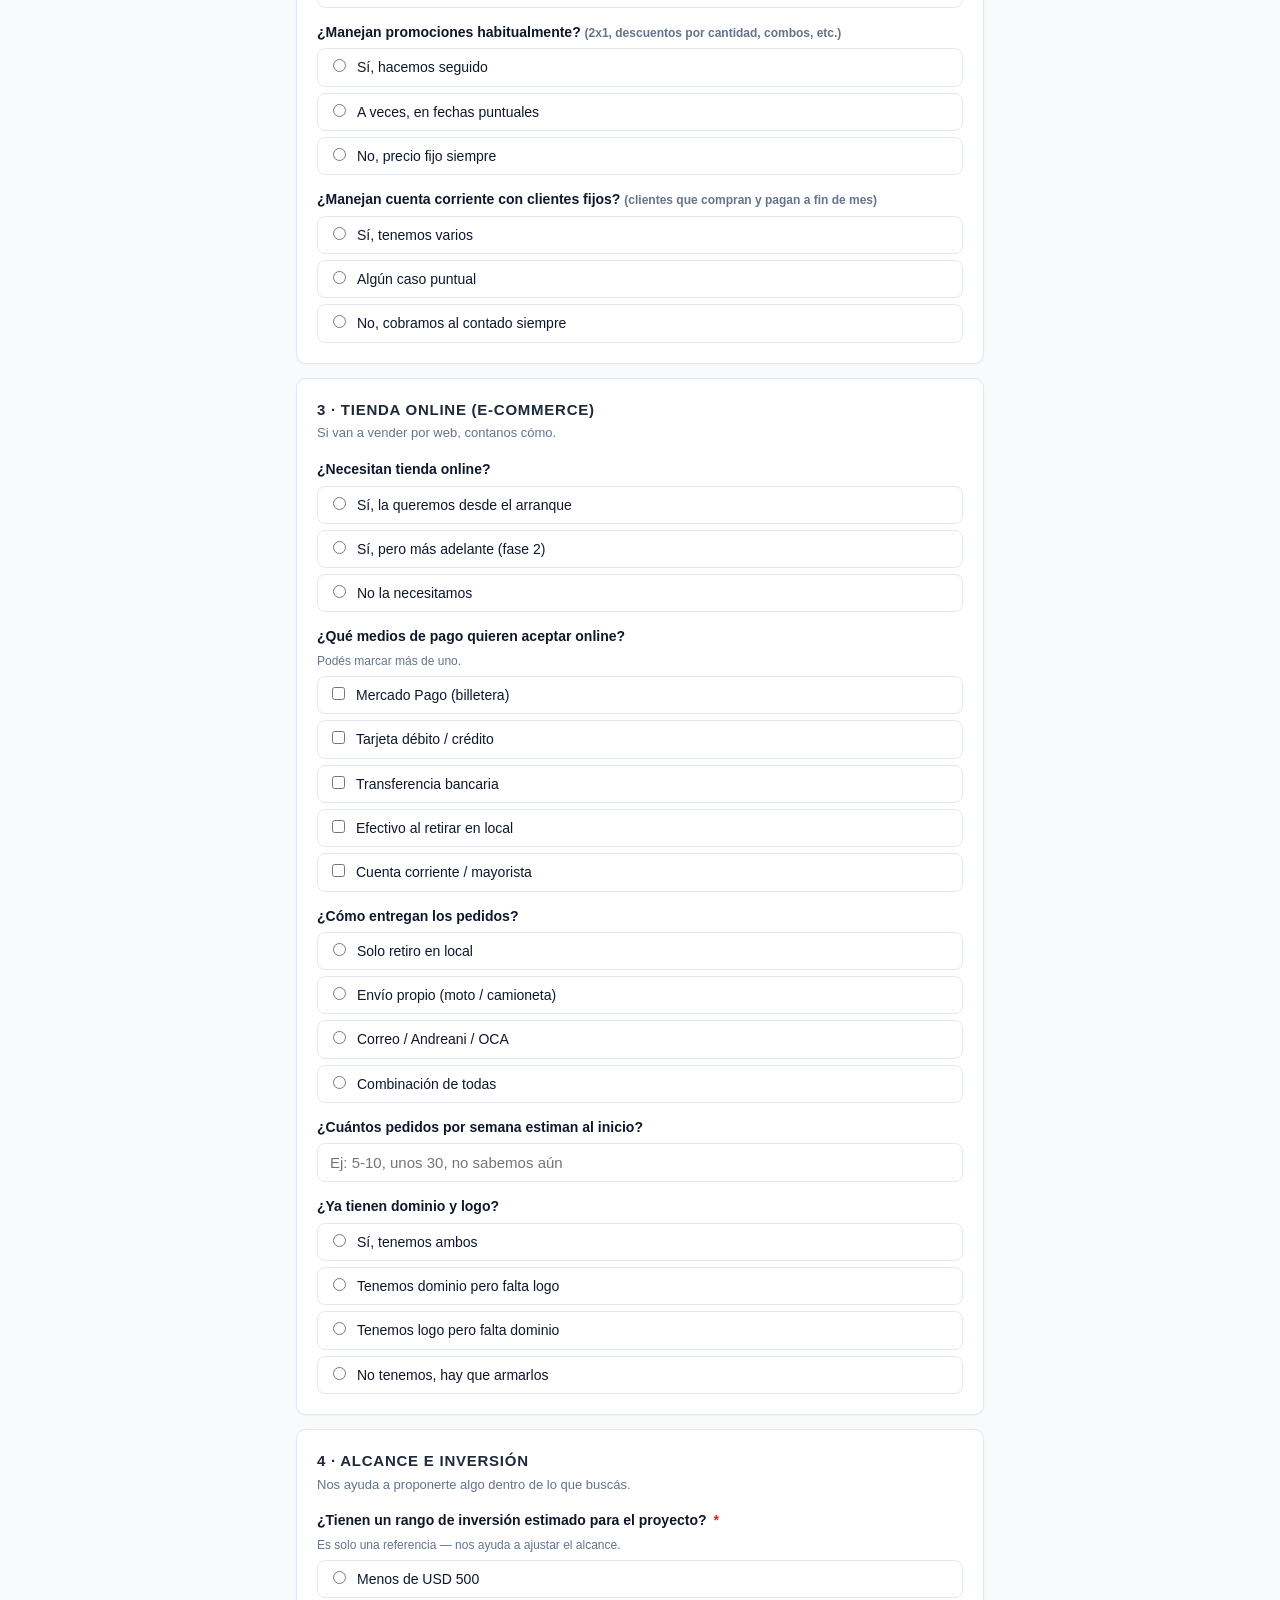
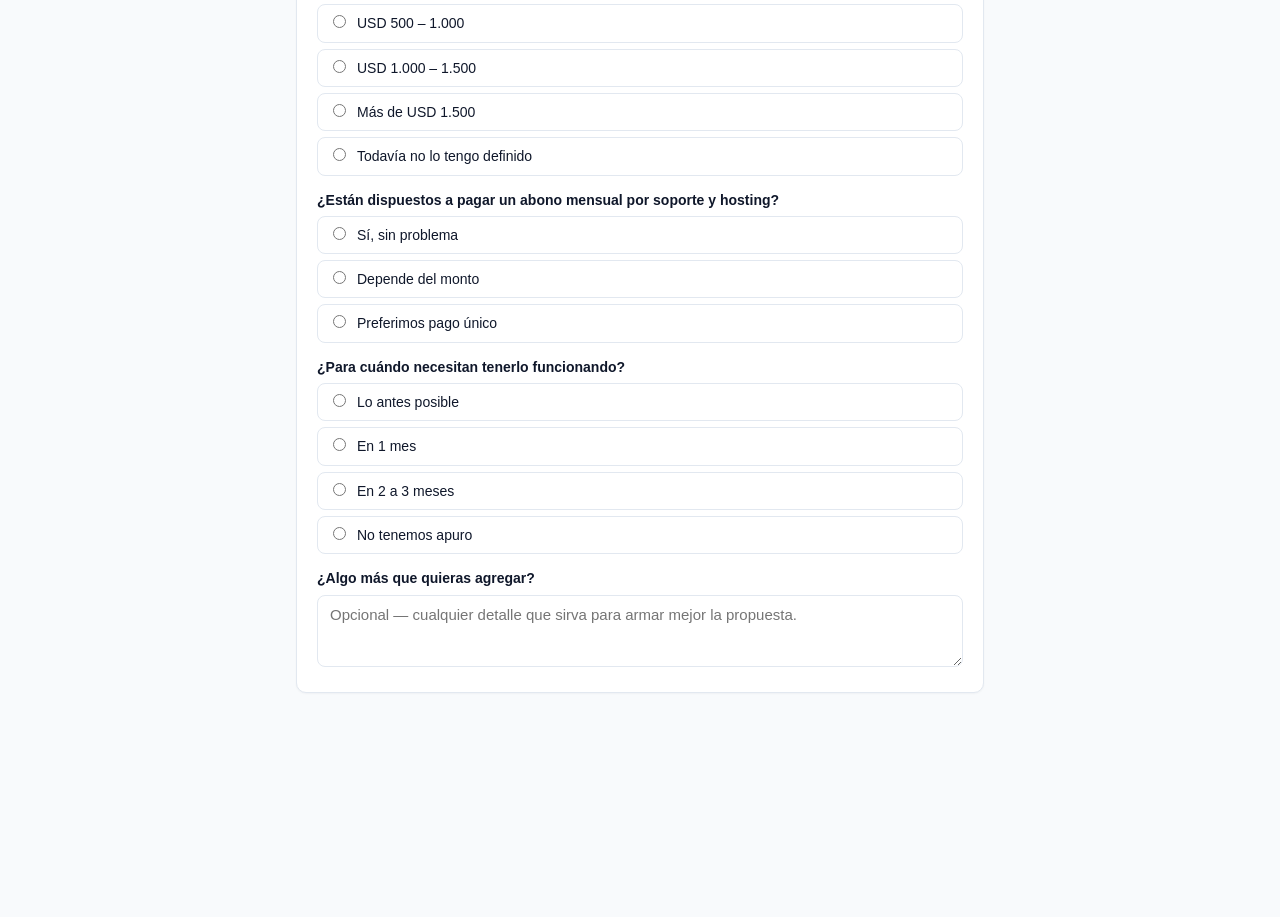
<file: formulario.html>
<!doctype html>
<html lang="es">
<head>
  <meta charset="utf-8" />
  <!-- Google tag (gtag.js) + Consent Mode v2 -->
  <script async src="https://www.googletagmanager.com/gtag/js?id=G-PVCRW4GH5Z"></script>
  <script>
    window.dataLayer = window.dataLayer || [];
    function gtag(){dataLayer.push(arguments);}
    // Consent Mode v2 — analítica/marketing denegados por defecto hasta que la persona lo autorice
    gtag('consent', 'default', {
      ad_storage: 'denied',
      ad_user_data: 'denied',
      ad_personalization: 'denied',
      analytics_storage: 'denied',
      wait_for_update: 500
    });
    // Restaurar una elección previa guardada (antes de config)
    try {
      var _pc = JSON.parse(localStorage.getItem('pragma-consent-v1') || 'null');
      if (_pc && _pc.analytics === true) {
        gtag('consent', 'update', { analytics_storage: 'granted' });
      }
    } catch (e) {}
    gtag('js', new Date());
    gtag('config', 'G-PVCRW4GH5Z');
  </script>
  <!-- Consentimiento de cookies -->
  <link rel="stylesheet" href="css/consent.css">
  <script src="js/consent.js" defer></script>
  <meta name="viewport" content="width=device-width, initial-scale=1" />
  <title>Consulta de sistema — Pragma Studio</title>
  <meta name="description" content="Contanos sobre tu negocio así te armamos una propuesta a medida." />
  <meta name="robots" content="noindex, nofollow" />
  <link rel="canonical" href="https://pragmastudio.com.ar/formulario.html" />
  <link rel="stylesheet" href="css/formulario.css">
</head>
<body>
  <div class="wrap">

    <header>
      <h1>Contanos sobre tu negocio</h1>
      <p>5 minutos que nos ayudan a armarte una propuesta a medida. Podés cerrar y volver cuando quieras — se guarda solo.</p>
    </header>

    <div class="progress">
      <div class="progress-bar"><div class="progress-fill" id="pfill"></div></div>
      <div class="progress-label"><span id="pcount">0</span> de <span id="ptotal">0</span> respuestas</div>
    </div>

    <form id="form" autocomplete="on">

      <!-- SECCIÓN 1 -->
      <section class="card">
        <h2>1 · Sobre el negocio</h2>
        <div class="hint">Datos básicos para conocerte.</div>

        <div class="field">
          <label class="q" for="negocio_nombre">Nombre del negocio <span class="required">*</span></label>
          <input type="text" id="negocio_nombre" name="negocio_nombre" required />
        </div>

        <div class="field">
          <label class="q" for="negocio_rubro">Rubro <span class="required">*</span></label>
          <input type="text" id="negocio_rubro" name="negocio_rubro" placeholder="Ej: vinoteca, farmacia, kiosco, gastronómico" required />
        </div>

        <div class="field">
          <label class="q" for="negocio_ubicacion">Ubicación <span class="required">*</span></label>
          <input type="text" id="negocio_ubicacion" name="negocio_ubicacion" placeholder="Ciudad y barrio" required />
        </div>

        <div class="row-2">
          <div class="field">
            <label class="q" for="sucursales_actuales">Sucursales actuales <span class="required">*</span></label>
            <input type="text" inputmode="numeric" id="sucursales_actuales" name="sucursales_actuales" required />
          </div>
          <div class="field">
            <label class="q" for="cajeros_total">Personas atendiendo caja (total) <span class="required">*</span></label>
            <input type="text" inputmode="numeric" id="cajeros_total" name="cajeros_total" required />
          </div>
        </div>

        <div class="field">
          <label class="q">¿Piensan abrir más sucursales en el próximo año?</label>
          <div class="radios">
            <label><input type="radio" name="mas_sucursales" value="Sí" /><span>Sí</span></label>
            <label><input type="radio" name="mas_sucursales" value="Tal vez" /><span>Tal vez</span></label>
            <label><input type="radio" name="mas_sucursales" value="No" /><span>No</span></label>
          </div>
        </div>

        <div class="field">
          <label class="q">¿Cuántos productos manejan aproximadamente en el catálogo?</label>
          <div class="radios">
            <label><input type="radio" name="cant_productos" value="Menos de 100" /><span>Menos de 100</span></label>
            <label><input type="radio" name="cant_productos" value="100 – 500" /><span>100 – 500</span></label>
            <label><input type="radio" name="cant_productos" value="500 – 1.500" /><span>500 – 1.500</span></label>
            <label><input type="radio" name="cant_productos" value="1.500 – 5.000" /><span>1.500 – 5.000</span></label>
            <label><input type="radio" name="cant_productos" value="Más de 5.000" /><span>Más de 5.000</span></label>
          </div>
        </div>
      </section>

      <!-- SECCIÓN 2 -->
      <section class="card">
        <h2>2 · Operatoria actual</h2>
        <div class="hint">Contanos cómo trabajan hoy.</div>

        <div class="field">
          <label class="q" for="sistema_actual">¿Qué sistema usan hoy para vender / controlar stock? <span class="required">*</span></label>
          <input type="text" id="sistema_actual" name="sistema_actual" placeholder="Ej: Cianbox, planilla Excel, cuaderno, ninguno" required />
        </div>

        <div class="field">
          <label class="q" for="pain">¿Qué es lo que más les está faltando o molestando hoy? <span class="required">*</span></label>
          <textarea id="pain" name="pain" placeholder="Contanos con tus palabras — es lo más importante de este formulario." required></textarea>
        </div>

        <div class="field">
          <label class="q" for="facturacion">¿Facturan electrónicamente? ¿Con qué sistema?</label>
          <input type="text" id="facturacion" name="facturacion" placeholder="Ej: sí, Contabilium / sí, Xubio / no facturamos / a definir" />
        </div>

        <div class="field">
          <label class="q">¿Usan lector de código de barras en caja?</label>
          <div class="radios">
            <label><input type="radio" name="barcode" value="Sí" /><span>Sí, lo usamos</span></label>
            <label><input type="radio" name="barcode" value="No, buscamos por nombre o código" /><span>No, buscamos por nombre o código</span></label>
            <label><input type="radio" name="barcode" value="Nos gustaría usarlo" /><span>No, pero nos gustaría empezar a usarlo</span></label>
          </div>
        </div>

        <div class="field">
          <label class="q">¿Manejan promociones habitualmente? <span class="sub">(2x1, descuentos por cantidad, combos, etc.)</span></label>
          <div class="radios">
            <label><input type="radio" name="promos" value="Sí, seguido" /><span>Sí, hacemos seguido</span></label>
            <label><input type="radio" name="promos" value="A veces" /><span>A veces, en fechas puntuales</span></label>
            <label><input type="radio" name="promos" value="No" /><span>No, precio fijo siempre</span></label>
          </div>
        </div>

        <div class="field">
          <label class="q">¿Manejan cuenta corriente con clientes fijos? <span class="sub">(clientes que compran y pagan a fin de mes)</span></label>
          <div class="radios">
            <label><input type="radio" name="ctacte" value="Sí" /><span>Sí, tenemos varios</span></label>
            <label><input type="radio" name="ctacte" value="Alguno puntual" /><span>Algún caso puntual</span></label>
            <label><input type="radio" name="ctacte" value="No" /><span>No, cobramos al contado siempre</span></label>
          </div>
        </div>
      </section>

      <!-- SECCIÓN 3 -->
      <section class="card">
        <h2>3 · Tienda online (e-commerce)</h2>
        <div class="hint">Si van a vender por web, contanos cómo.</div>

        <div class="field">
          <label class="q">¿Necesitan tienda online?</label>
          <div class="radios">
            <label><input type="radio" name="ecommerce" value="Sí, desde el arranque" /><span>Sí, la queremos desde el arranque</span></label>
            <label><input type="radio" name="ecommerce" value="Sí, más adelante" /><span>Sí, pero más adelante (fase 2)</span></label>
            <label><input type="radio" name="ecommerce" value="No" /><span>No la necesitamos</span></label>
          </div>
        </div>

        <div class="field">
          <label class="q">¿Qué medios de pago quieren aceptar online?</label>
          <div class="sub">Podés marcar más de uno.</div>
          <div class="checks">
            <label><input type="checkbox" name="pagos[]" value="Mercado Pago (billetera)" /><span>Mercado Pago (billetera)</span></label>
            <label><input type="checkbox" name="pagos[]" value="Tarjeta débito/crédito" /><span>Tarjeta débito / crédito</span></label>
            <label><input type="checkbox" name="pagos[]" value="Transferencia bancaria" /><span>Transferencia bancaria</span></label>
            <label><input type="checkbox" name="pagos[]" value="Efectivo al retirar" /><span>Efectivo al retirar en local</span></label>
            <label><input type="checkbox" name="pagos[]" value="Cuenta corriente / mayorista" /><span>Cuenta corriente / mayorista</span></label>
          </div>
        </div>

        <div class="field">
          <label class="q">¿Cómo entregan los pedidos?</label>
          <div class="radios">
            <label><input type="radio" name="envios" value="Solo retiro en local" /><span>Solo retiro en local</span></label>
            <label><input type="radio" name="envios" value="Envío propio (moto/camioneta)" /><span>Envío propio (moto / camioneta)</span></label>
            <label><input type="radio" name="envios" value="Correo / Andreani / OCA" /><span>Correo / Andreani / OCA</span></label>
            <label><input type="radio" name="envios" value="Combinación de todas" /><span>Combinación de todas</span></label>
          </div>
        </div>

        <div class="field">
          <label class="q" for="volumen_web">¿Cuántos pedidos por semana estiman al inicio?</label>
          <input type="text" id="volumen_web" name="volumen_web" placeholder="Ej: 5-10, unos 30, no sabemos aún" />
        </div>

        <div class="field">
          <label class="q">¿Ya tienen dominio y logo?</label>
          <div class="radios">
            <label><input type="radio" name="dominio_logo" value="Sí, tenemos ambos" /><span>Sí, tenemos ambos</span></label>
            <label><input type="radio" name="dominio_logo" value="Solo dominio" /><span>Tenemos dominio pero falta logo</span></label>
            <label><input type="radio" name="dominio_logo" value="Solo logo" /><span>Tenemos logo pero falta dominio</span></label>
            <label><input type="radio" name="dominio_logo" value="Ninguno" /><span>No tenemos, hay que armarlos</span></label>
          </div>
        </div>
      </section>

      <!-- SECCIÓN 4 -->
      <section class="card">
        <h2>4 · Alcance e inversión</h2>
        <div class="hint">Nos ayuda a proponerte algo dentro de lo que buscás.</div>

        <div class="field">
          <label class="q">¿Tienen un rango de inversión estimado para el proyecto? <span class="required">*</span></label>
          <div class="sub">Es solo una referencia — nos ayuda a ajustar el alcance.</div>
          <div class="radios">
            <label><input type="radio" name="presupuesto" value="Menos de USD 500" required /><span>Menos de USD 500</span></label>
            <label><input type="radio" name="presupuesto" value="USD 500 – 1.000" /><span>USD 500 – 1.000</span></label>
            <label><input type="radio" name="presupuesto" value="USD 1.000 – 1.500" /><span>USD 1.000 – 1.500</span></label>
            <label><input type="radio" name="presupuesto" value="Más de USD 1.500" /><span>Más de USD 1.500</span></label>
            <label><input type="radio" name="presupuesto" value="Todavía no lo tengo definido" /><span>Todavía no lo tengo definido</span></label>
          </div>
        </div>

        <div class="field">
          <label class="q">¿Están dispuestos a pagar un abono mensual por soporte y hosting?</label>
          <div class="radios">
            <label><input type="radio" name="mensual" value="Sí, sin problema" /><span>Sí, sin problema</span></label>
            <label><input type="radio" name="mensual" value="Depende del monto" /><span>Depende del monto</span></label>
            <label><input type="radio" name="mensual" value="Preferimos pago único" /><span>Preferimos pago único</span></label>
          </div>
        </div>

        <div class="field">
          <label class="q">¿Para cuándo necesitan tenerlo funcionando?</label>
          <div class="radios">
            <label><input type="radio" name="timing" value="Lo antes posible" /><span>Lo antes posible</span></label>
            <label><input type="radio" name="timing" value="En 1 mes" /><span>En 1 mes</span></label>
            <label><input type="radio" name="timing" value="En 2 a 3 meses" /><span>En 2 a 3 meses</span></label>
            <label><input type="radio" name="timing" value="No tenemos apuro" /><span>No tenemos apuro</span></label>
          </div>
        </div>

        <div class="field">
          <label class="q" for="comentarios">¿Algo más que quieras agregar?</label>
          <textarea id="comentarios" name="comentarios" placeholder="Opcional — cualquier detalle que sirva para armar mejor la propuesta."></textarea>
        </div>
      </section>

      <div class="actions">
        <button type="submit" class="primary">Enviar consulta</button>
        <div class="footer-note">Pragma Studio · Desarrollo a medida</div>
      </div>
    </form>
  </div>

  <!-- Modal de envío -->
  <div class="backdrop" id="modal">
    <div class="modal">
      <div class="modal-header">
        <h3>¡Listo! Elegí cómo mandarlo</h3>
        <p>El formulario no se envía solo — copiá / compartilo por el medio que prefieras.</p>
      </div>
      <div class="modal-body">
        <div class="btn-row">
          <a id="btn-wa" href="#" class="btn whatsapp" target="_blank" rel="noopener">
            💬 Mandar por WhatsApp
          </a>
          <button type="button" id="btn-copy" class="btn secondary">📋 Copiar todo</button>
          <button type="button" id="btn-download" class="btn secondary">⬇️ Descargar como .txt</button>
        </div>
        <div class="resumen" id="resumen"></div>
      </div>
    </div>
  </div>

  <div class="toast" id="toast"></div>

  <script src="js/formulario.js"></script>
</body>
</html>
</file>
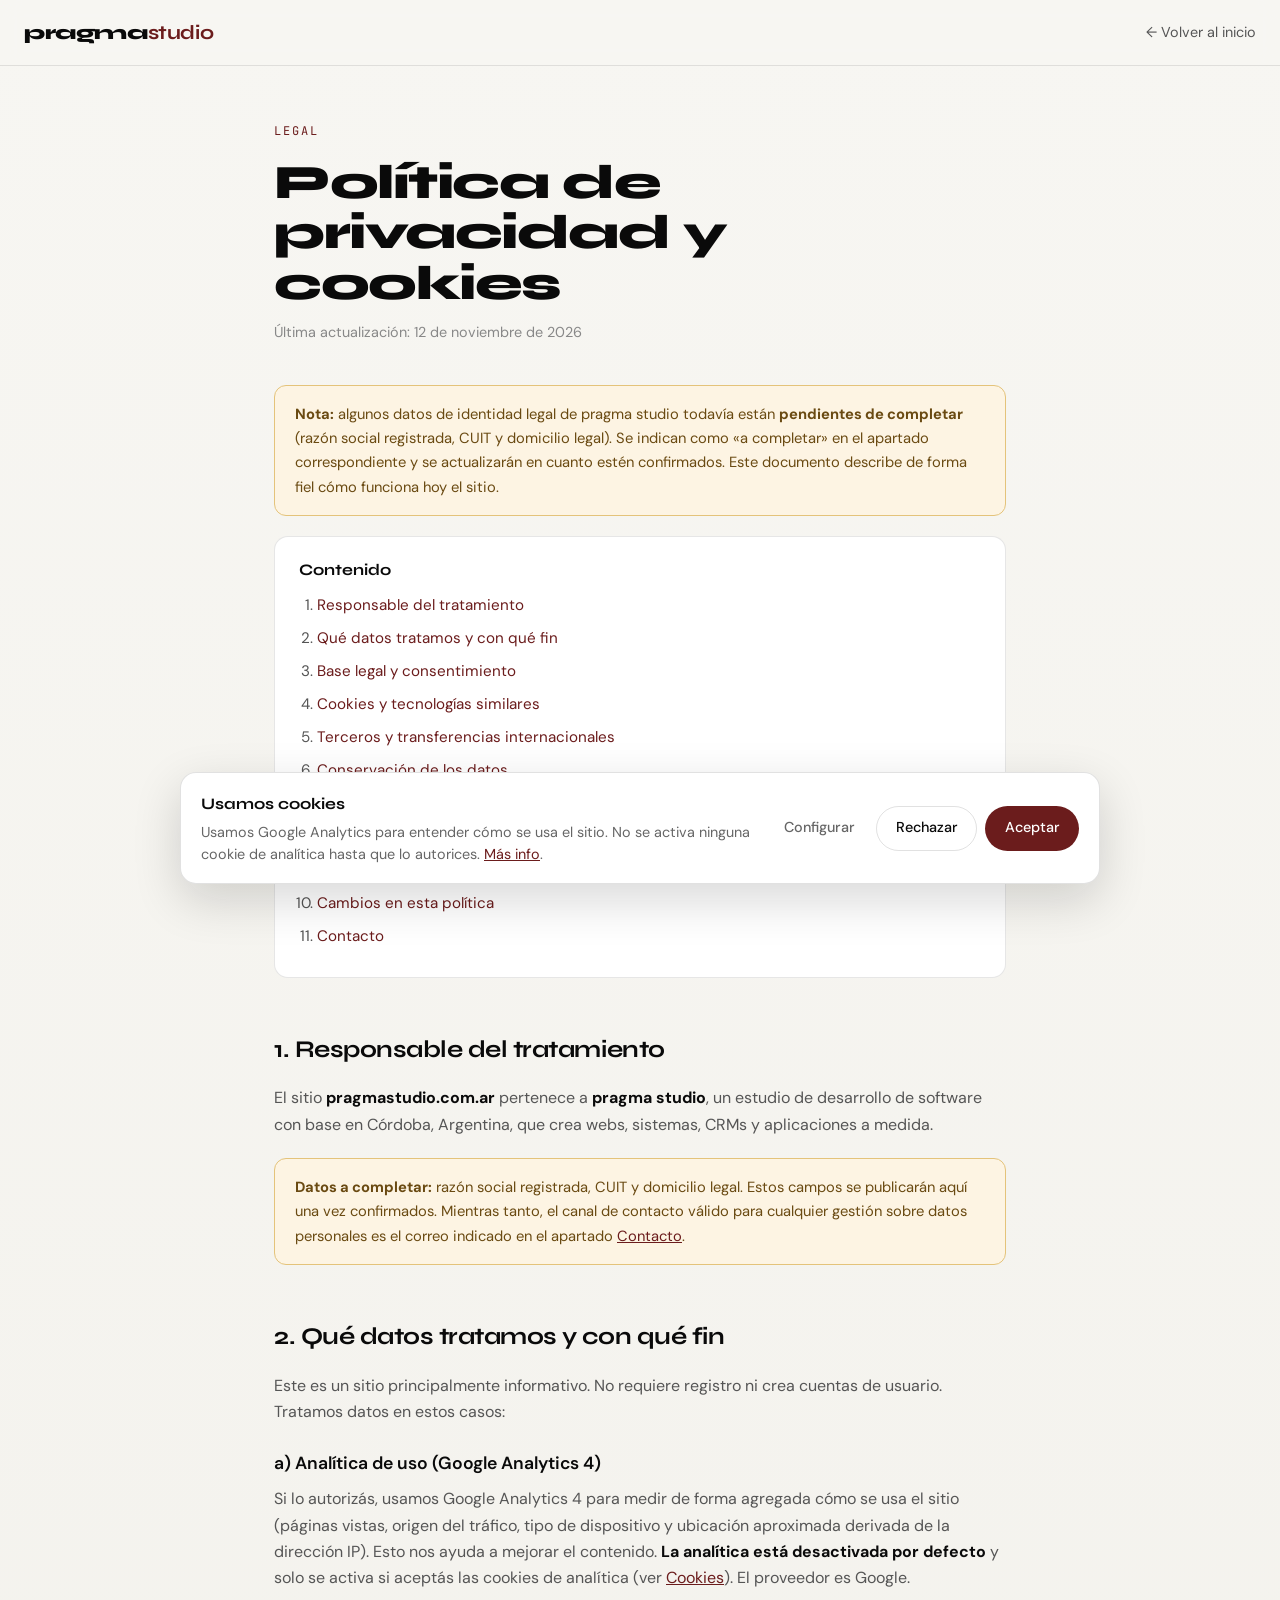
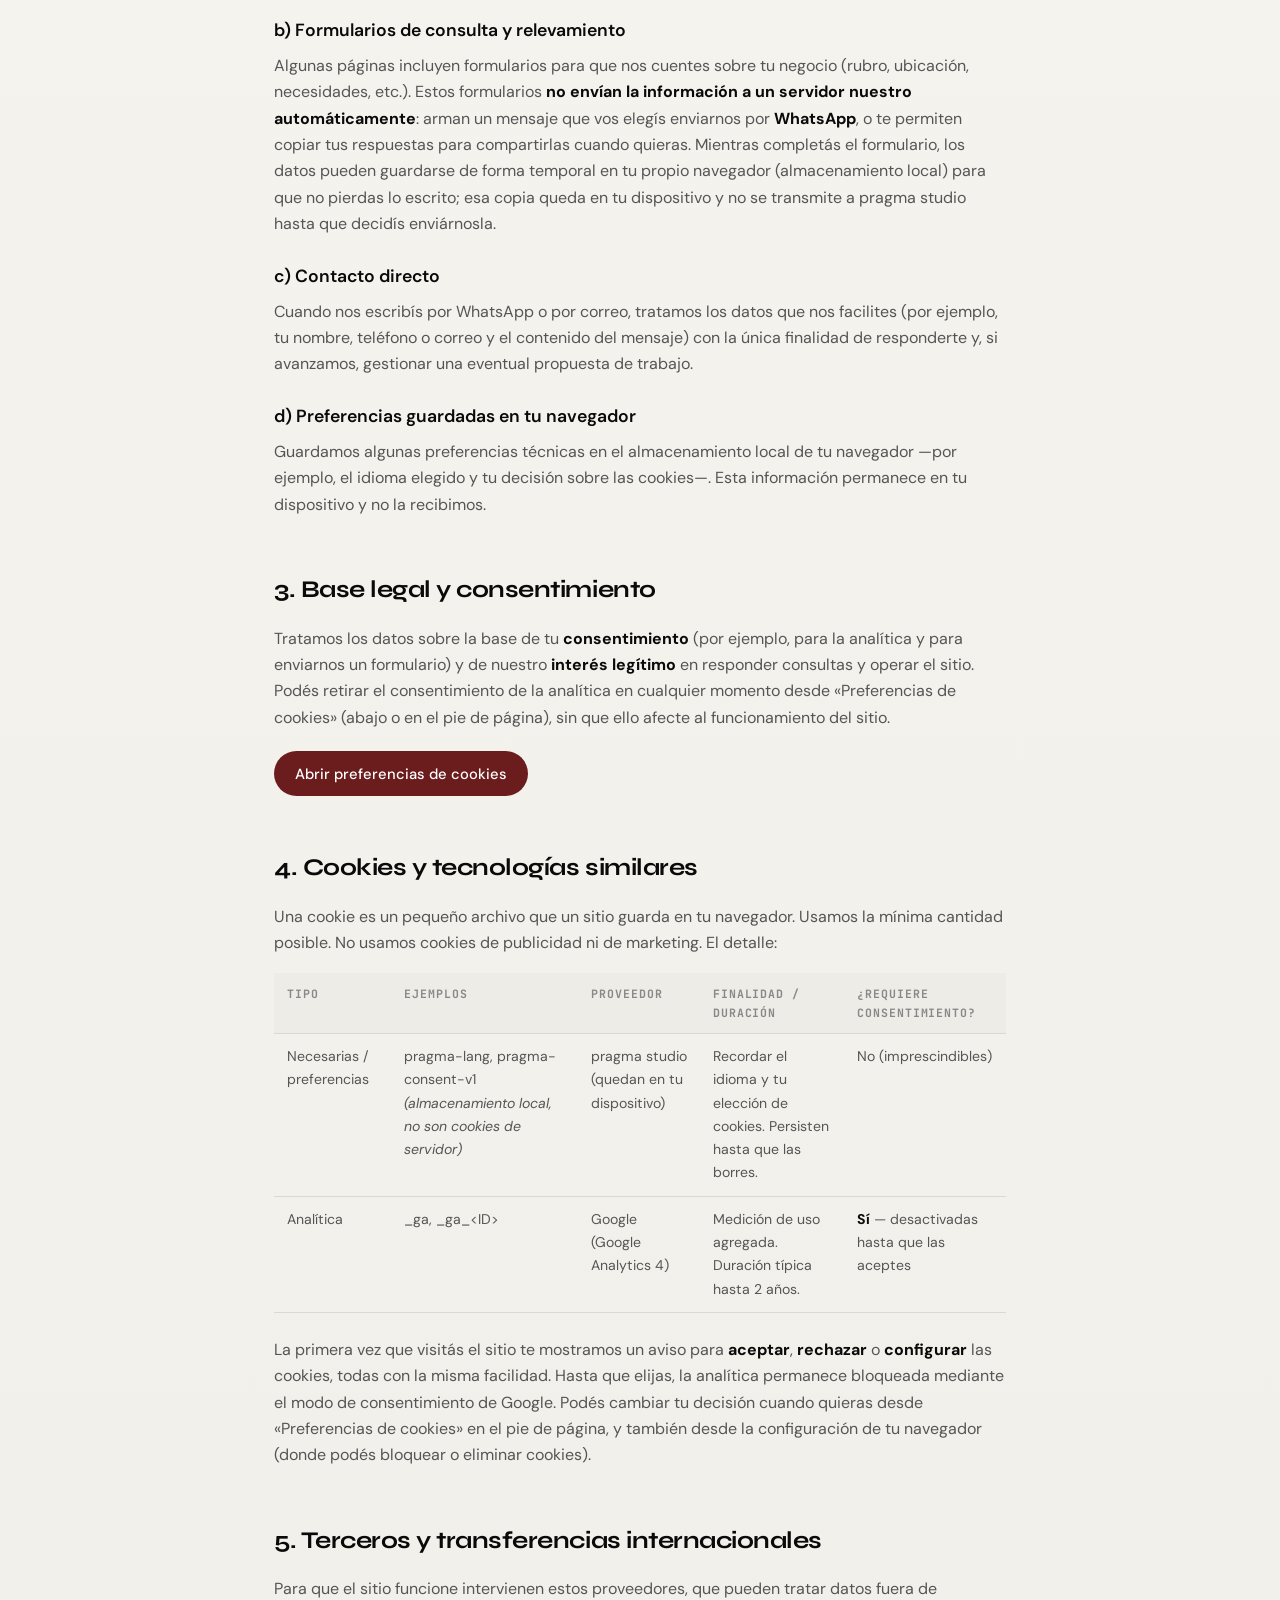
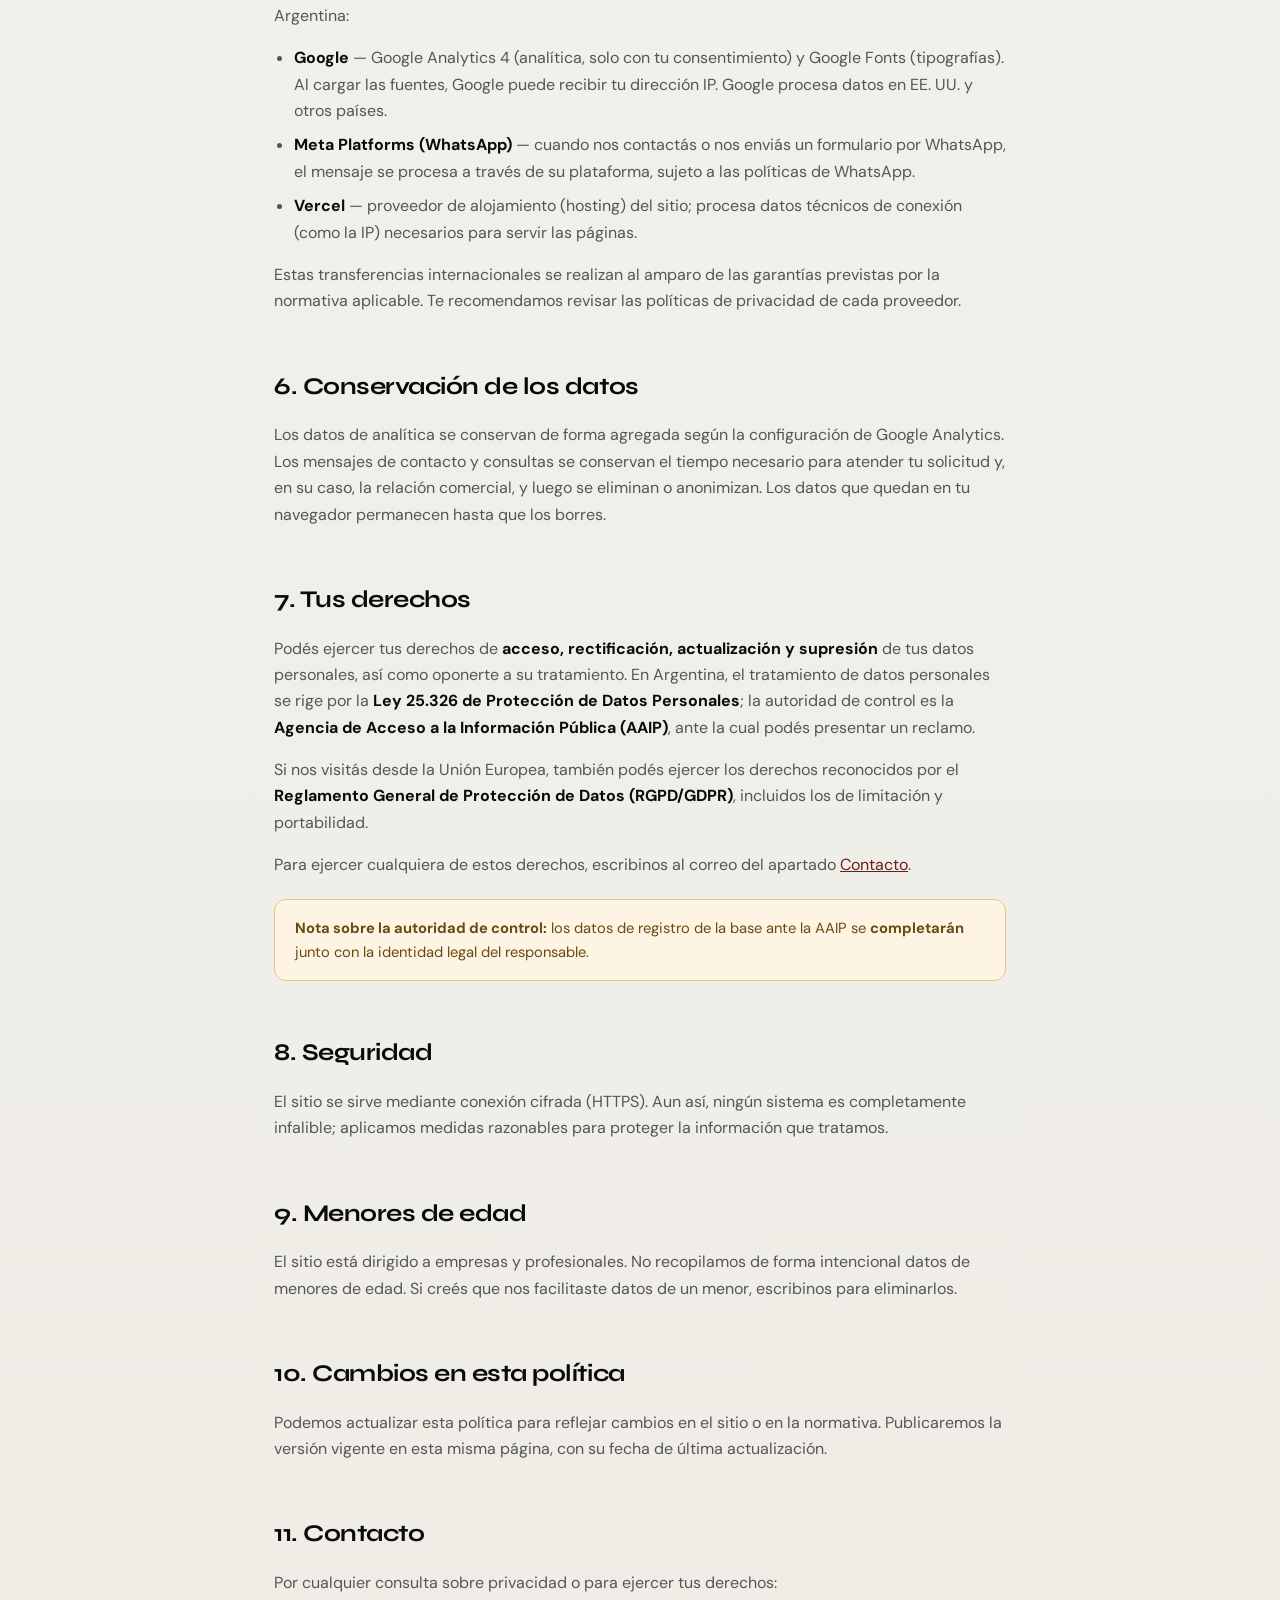
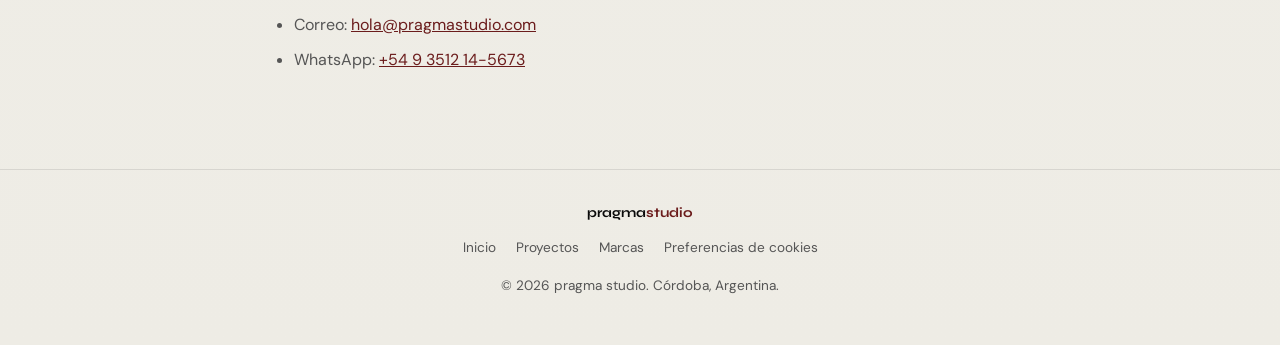
<file: privacidad.html>
<!DOCTYPE html>
<html lang="es">

<head>
  <meta charset="UTF-8">
  <!-- Google tag (gtag.js) + Consent Mode v2 -->
  <script async src="https://www.googletagmanager.com/gtag/js?id=G-PVCRW4GH5Z"></script>
  <script>
    window.dataLayer = window.dataLayer || [];
    function gtag(){dataLayer.push(arguments);}
    gtag('consent', 'default', {
      ad_storage: 'denied',
      ad_user_data: 'denied',
      ad_personalization: 'denied',
      analytics_storage: 'denied',
      wait_for_update: 500
    });
    try {
      var _pc = JSON.parse(localStorage.getItem('pragma-consent-v1') || 'null');
      if (_pc && _pc.analytics === true) {
        gtag('consent', 'update', { analytics_storage: 'granted' });
      }
    } catch (e) {}
    gtag('js', new Date());
    gtag('config', 'G-PVCRW4GH5Z');
  </script>
  <meta name="viewport" content="width=device-width, initial-scale=1.0">
  <title>Política de privacidad y cookies — pragma studio</title>
  <meta name="description" content="Cómo pragma studio trata los datos personales: analítica, cookies, formularios, terceros y tus derechos según la Ley 25.326 y el RGPD.">
  <link rel="canonical" href="https://pragmastudio.com.ar/privacidad.html">
  <meta name="robots" content="index, follow">
  <meta property="og:title" content="Política de privacidad y cookies — pragma studio">
  <meta property="og:description" content="Cómo tratamos los datos personales en pragma studio: analítica, cookies, formularios, terceros y tus derechos.">
  <meta property="og:type" content="website">
  <meta property="og:url" content="https://pragmastudio.com.ar/privacidad.html">
  <meta property="og:site_name" content="pragma studio">
  <meta property="og:locale" content="es_AR">
  <meta property="og:image" content="https://pragmastudio.com.ar/images/og-image.jpg">
  <meta property="og:image:width" content="1200">
  <meta property="og:image:height" content="630">
  <link rel="icon" type="image/png" href="images/favicon.png">
  <link rel="apple-touch-icon" href="images/favicon.png">
  <meta name="theme-color" content="#f7f6f2">
  <link rel="preconnect" href="https://fonts.googleapis.com">
  <link rel="preconnect" href="https://fonts.gstatic.com" crossorigin>
  <link
    href="https://fonts.googleapis.com/css2?family=Syne:wght@600;700;800&family=DM+Sans:opsz,wght@9..40,400;9..40,500&family=JetBrains+Mono:wght@400;500&display=swap"
    rel="stylesheet">
  <link rel="stylesheet" href="css/privacidad.css">
  <link rel="stylesheet" href="css/consent.css">
  <script src="js/consent.js" defer></script>
</head>

<body>
  <nav class="legal-nav">
    <a href="/" class="logo">pragma<span>studio</span></a>
    <a href="/" class="back">← Volver al inicio</a>
  </nav>

  <main class="legal-wrap">
    <div class="legal-kicker">Legal</div>
    <h1>Política de privacidad y cookies</h1>
    <p class="legal-meta">Última actualización: 12 de noviembre de 2026</p>

    <div class="legal-pending">
      <strong>Nota:</strong> algunos datos de identidad legal de pragma studio todavía están
      <strong>pendientes de completar</strong> (razón social registrada, CUIT y domicilio legal).
      Se indican como «a completar» en el apartado correspondiente y se actualizarán en cuanto estén confirmados.
      Este documento describe de forma fiel cómo funciona hoy el sitio.
    </div>

    <div class="toc">
      <strong>Contenido</strong>
      <ol>
        <li><a href="#responsable">Responsable del tratamiento</a></li>
        <li><a href="#datos">Qué datos tratamos y con qué fin</a></li>
        <li><a href="#base-legal">Base legal y consentimiento</a></li>
        <li><a href="#cookies">Cookies y tecnologías similares</a></li>
        <li><a href="#terceros">Terceros y transferencias internacionales</a></li>
        <li><a href="#conservacion">Conservación de los datos</a></li>
        <li><a href="#derechos">Tus derechos</a></li>
        <li><a href="#seguridad">Seguridad</a></li>
        <li><a href="#menores">Menores de edad</a></li>
        <li><a href="#cambios">Cambios en esta política</a></li>
        <li><a href="#contacto">Contacto</a></li>
      </ol>
    </div>

    <h2 id="responsable">1. Responsable del tratamiento</h2>
    <p>
      El sitio <strong>pragmastudio.com.ar</strong> pertenece a <strong>pragma studio</strong>, un estudio de
      desarrollo de software con base en Córdoba, Argentina, que crea webs, sistemas, CRMs y aplicaciones a medida.
    </p>
    <div class="legal-pending">
      <strong>Datos a completar:</strong> razón social registrada, CUIT y domicilio legal. Estos campos se
      publicarán aquí una vez confirmados. Mientras tanto, el canal de contacto válido para cualquier gestión
      sobre datos personales es el correo indicado en el apartado <a href="#contacto">Contacto</a>.
    </div>

    <h2 id="datos">2. Qué datos tratamos y con qué fin</h2>
    <p>Este es un sitio principalmente informativo. No requiere registro ni crea cuentas de usuario. Tratamos datos en estos casos:</p>

    <h3>a) Analítica de uso (Google Analytics 4)</h3>
    <p>
      Si lo autorizás, usamos Google Analytics 4 para medir de forma agregada cómo se usa el sitio (páginas vistas,
      origen del tráfico, tipo de dispositivo y ubicación aproximada derivada de la dirección IP). Esto nos ayuda a
      mejorar el contenido. <strong>La analítica está desactivada por defecto</strong> y solo se activa si aceptás
      las cookies de analítica (ver <a href="#cookies">Cookies</a>). El proveedor es Google.
    </p>

    <h3>b) Formularios de consulta y relevamiento</h3>
    <p>
      Algunas páginas incluyen formularios para que nos cuentes sobre tu negocio (rubro, ubicación, necesidades, etc.).
      Estos formularios <strong>no envían la información a un servidor nuestro automáticamente</strong>: arman un
      mensaje que vos elegís enviarnos por <strong>WhatsApp</strong>, o te permiten copiar tus respuestas para
      compartirlas cuando quieras. Mientras completás el formulario, los datos pueden guardarse de forma temporal en
      tu propio navegador (almacenamiento local) para que no pierdas lo escrito; esa copia queda en tu dispositivo y
      no se transmite a pragma studio hasta que decidís enviárnosla.
    </p>

    <h3>c) Contacto directo</h3>
    <p>
      Cuando nos escribís por WhatsApp o por correo, tratamos los datos que nos facilites (por ejemplo, tu nombre,
      teléfono o correo y el contenido del mensaje) con la única finalidad de responderte y, si avanzamos, gestionar
      una eventual propuesta de trabajo.
    </p>

    <h3>d) Preferencias guardadas en tu navegador</h3>
    <p>
      Guardamos algunas preferencias técnicas en el almacenamiento local de tu navegador —por ejemplo, el idioma
      elegido y tu decisión sobre las cookies—. Esta información permanece en tu dispositivo y no la recibimos.
    </p>

    <h2 id="base-legal">3. Base legal y consentimiento</h2>
    <p>
      Tratamos los datos sobre la base de tu <strong>consentimiento</strong> (por ejemplo, para la analítica y para
      enviarnos un formulario) y de nuestro <strong>interés legítimo</strong> en responder consultas y operar el sitio.
      Podés retirar el consentimiento de la analítica en cualquier momento desde «Preferencias de cookies» (abajo o en
      el pie de página), sin que ello afecte al funcionamiento del sitio.
    </p>
    <div class="legal-actions">
      <button type="button" class="btn-pref" data-cookie-preferences>Abrir preferencias de cookies</button>
    </div>

    <h2 id="cookies">4. Cookies y tecnologías similares</h2>
    <p>
      Una cookie es un pequeño archivo que un sitio guarda en tu navegador. Usamos la mínima cantidad posible. No
      usamos cookies de publicidad ni de marketing. El detalle:
    </p>
    <div class="table-wrap">
      <table>
        <thead>
          <tr>
            <th>Tipo</th>
            <th>Ejemplos</th>
            <th>Proveedor</th>
            <th>Finalidad / duración</th>
            <th>¿Requiere consentimiento?</th>
          </tr>
        </thead>
        <tbody>
          <tr>
            <td>Necesarias / preferencias</td>
            <td>pragma-lang, pragma-consent-v1 <em>(almacenamiento local, no son cookies de servidor)</em></td>
            <td>pragma studio (quedan en tu dispositivo)</td>
            <td>Recordar el idioma y tu elección de cookies. Persisten hasta que las borres.</td>
            <td>No (imprescindibles)</td>
          </tr>
          <tr>
            <td>Analítica</td>
            <td>_ga, _ga_&lt;ID&gt;</td>
            <td>Google (Google Analytics 4)</td>
            <td>Medición de uso agregada. Duración típica hasta 2 años.</td>
            <td><strong>Sí</strong> — desactivadas hasta que las aceptes</td>
          </tr>
        </tbody>
      </table>
    </div>
    <p>
      La primera vez que visitás el sitio te mostramos un aviso para <strong>aceptar</strong>, <strong>rechazar</strong>
      o <strong>configurar</strong> las cookies, todas con la misma facilidad. Hasta que elijas, la analítica permanece
      bloqueada mediante el modo de consentimiento de Google. Podés cambiar tu decisión cuando quieras desde
      «Preferencias de cookies» en el pie de página, y también desde la configuración de tu navegador (donde podés
      bloquear o eliminar cookies).
    </p>

    <h2 id="terceros">5. Terceros y transferencias internacionales</h2>
    <p>Para que el sitio funcione intervienen estos proveedores, que pueden tratar datos fuera de Argentina:</p>
    <ul>
      <li><strong>Google</strong> — Google Analytics 4 (analítica, solo con tu consentimiento) y Google Fonts
        (tipografías). Al cargar las fuentes, Google puede recibir tu dirección IP. Google procesa datos en EE. UU.
        y otros países.</li>
      <li><strong>Meta Platforms (WhatsApp)</strong> — cuando nos contactás o nos enviás un formulario por WhatsApp,
        el mensaje se procesa a través de su plataforma, sujeto a las políticas de WhatsApp.</li>
      <li><strong>Vercel</strong> — proveedor de alojamiento (hosting) del sitio; procesa datos técnicos de conexión
        (como la IP) necesarios para servir las páginas.</li>
    </ul>
    <p>
      Estas transferencias internacionales se realizan al amparo de las garantías previstas por la normativa aplicable.
      Te recomendamos revisar las políticas de privacidad de cada proveedor.
    </p>

    <h2 id="conservacion">6. Conservación de los datos</h2>
    <p>
      Los datos de analítica se conservan de forma agregada según la configuración de Google Analytics. Los mensajes
      de contacto y consultas se conservan el tiempo necesario para atender tu solicitud y, en su caso, la relación
      comercial, y luego se eliminan o anonimizan. Los datos que quedan en tu navegador permanecen hasta que los
      borres.
    </p>

    <h2 id="derechos">7. Tus derechos</h2>
    <p>
      Podés ejercer tus derechos de <strong>acceso, rectificación, actualización y supresión</strong> de tus datos
      personales, así como oponerte a su tratamiento. En Argentina, el tratamiento de datos personales se rige por la
      <strong>Ley 25.326 de Protección de Datos Personales</strong>; la autoridad de control es la
      <strong>Agencia de Acceso a la Información Pública (AAIP)</strong>, ante la cual podés presentar un reclamo.
    </p>
    <p>
      Si nos visitás desde la Unión Europea, también podés ejercer los derechos reconocidos por el
      <strong>Reglamento General de Protección de Datos (RGPD/GDPR)</strong>, incluidos los de limitación y
      portabilidad.
    </p>
    <p>Para ejercer cualquiera de estos derechos, escribinos al correo del apartado <a href="#contacto">Contacto</a>.</p>
    <div class="legal-pending">
      <strong>Nota sobre la autoridad de control:</strong> los datos de registro de la base ante la AAIP se
      <strong>completarán</strong> junto con la identidad legal del responsable.
    </div>

    <h2 id="seguridad">8. Seguridad</h2>
    <p>
      El sitio se sirve mediante conexión cifrada (HTTPS). Aun así, ningún sistema es completamente infalible;
      aplicamos medidas razonables para proteger la información que tratamos.
    </p>

    <h2 id="menores">9. Menores de edad</h2>
    <p>
      El sitio está dirigido a empresas y profesionales. No recopilamos de forma intencional datos de menores de edad.
      Si creés que nos facilitaste datos de un menor, escribinos para eliminarlos.
    </p>

    <h2 id="cambios">10. Cambios en esta política</h2>
    <p>
      Podemos actualizar esta política para reflejar cambios en el sitio o en la normativa. Publicaremos la versión
      vigente en esta misma página, con su fecha de última actualización.
    </p>

    <h2 id="contacto">11. Contacto</h2>
    <p>
      Por cualquier consulta sobre privacidad o para ejercer tus derechos:
    </p>
    <ul>
      <li>Correo: <a href="mailto:hola@pragmastudio.com">hola@pragmastudio.com</a></li>
      <li>WhatsApp: <a href="https://wa.me/5493512145673" target="_blank" rel="noopener">+54 9 3512 14-5673</a></li>
    </ul>
  </main>

  <footer class="legal-foot">
    <span class="brand">pragma<span>studio</span></span>
    <div class="legal-foot-links">
      <a href="/">Inicio</a>
      <a href="/proyectos.html">Proyectos</a>
      <a href="/marcas.html">Marcas</a>
      <a href="privacidad.html#cookies" data-cookie-preferences>Preferencias de cookies</a>
    </div>
    <p style="margin-top:1rem">© 2026 pragma studio. Córdoba, Argentina.</p>
  </footer>
</body>

</html>
</file>
<file: css/consent.css>
/* ============================================================
   pragma studio — estilos del consentimiento de cookies
   Paleta y tipografías alineadas con el sitio.
   ============================================================ */
#pragma-consent {
  --pc-bg: #ffffff;
  --pc-ink: #0a0a0a;
  --pc-ink-2: #666666;
  --pc-line: rgba(10, 10, 10, 0.12);
  --pc-bordo: #6b1c1c;
  --pc-bordo-hover: #8a2626;
  --pc-green: #22c55e;
  font-family: 'DM Sans', system-ui, -apple-system, sans-serif;
  color: var(--pc-ink);
}

#pragma-consent [hidden] { display: none !important; }

/* ---------- Banner ---------- */
.pc-banner {
  position: fixed;
  left: 0;
  right: 0;
  bottom: 0;
  z-index: 2147483000;
  padding: 1rem;
  display: flex;
  justify-content: center;
  animation: pc-rise 0.35s ease;
}

@keyframes pc-rise {
  from { transform: translateY(20px); opacity: 0; }
  to { transform: translateY(0); opacity: 1; }
}

.pc-banner-inner {
  width: 100%;
  max-width: 920px;
  background: var(--pc-bg);
  border: 1px solid var(--pc-line);
  border-radius: 16px;
  box-shadow: 0 16px 48px rgba(10, 10, 10, 0.16);
  padding: 1.1rem 1.25rem;
  display: flex;
  align-items: center;
  gap: 1.25rem;
  flex-wrap: wrap;
}

.pc-banner-text { flex: 1 1 320px; min-width: 260px; }
.pc-banner-text strong { font-family: 'Syne', sans-serif; font-weight: 700; font-size: 1rem; }
.pc-banner-text p { margin: 0.3rem 0 0; color: var(--pc-ink-2); font-size: 0.9rem; line-height: 1.5; }
.pc-banner-text a { color: var(--pc-bordo); text-decoration: underline; }

.pc-banner-actions {
  display: flex;
  gap: 0.5rem;
  align-items: center;
  flex-wrap: wrap;
}

/* ---------- Botones ---------- */
.pc-btn {
  font: inherit;
  font-size: 0.9rem;
  font-weight: 500;
  border-radius: 999px;
  padding: 0.6rem 1.15rem;
  cursor: pointer;
  border: 1px solid transparent;
  transition: transform 0.15s ease, background 0.2s ease, color 0.2s ease, border-color 0.2s ease;
  white-space: nowrap;
}
.pc-btn:hover { transform: translateY(-1px); }
.pc-btn:focus-visible { outline: 2px solid var(--pc-bordo); outline-offset: 2px; }

.pc-btn-solid { background: var(--pc-bordo); color: #fff; }
.pc-btn-solid:hover { background: var(--pc-bordo-hover); }

/* Rechazar: mismo tamaño y peso que Aceptar (igual facilidad) */
.pc-btn-outline { background: transparent; color: var(--pc-ink); border-color: var(--pc-line); }
.pc-btn-outline:hover { border-color: var(--pc-ink); }

.pc-btn-ghost { background: transparent; color: var(--pc-ink-2); padding-left: 0.75rem; padding-right: 0.75rem; }
.pc-btn-ghost:hover { color: var(--pc-ink); }

/* ---------- Modal ---------- */
.pc-modal {
  position: fixed;
  inset: 0;
  z-index: 2147483001;
  display: flex;
  align-items: center;
  justify-content: center;
  padding: 1.25rem;
}
.pc-modal-backdrop {
  position: absolute;
  inset: 0;
  background: rgba(10, 10, 10, 0.5);
  backdrop-filter: blur(2px);
}
.pc-modal-card {
  position: relative;
  width: 100%;
  max-width: 520px;
  max-height: 90vh;
  overflow-y: auto;
  background: var(--pc-bg);
  border-radius: 18px;
  box-shadow: 0 24px 60px rgba(10, 10, 10, 0.3);
  animation: pc-rise 0.3s ease;
}
.pc-modal-card:focus { outline: none; }

.pc-modal-head {
  display: flex;
  align-items: center;
  justify-content: space-between;
  padding: 1.25rem 1.4rem;
  border-bottom: 1px solid var(--pc-line);
}
.pc-modal-head h2 { font-family: 'Syne', sans-serif; font-weight: 700; font-size: 1.2rem; margin: 0; }
.pc-close {
  background: none; border: none; cursor: pointer;
  font-size: 1.6rem; line-height: 1; color: var(--pc-ink-2);
  width: 2rem; height: 2rem; border-radius: 50%;
}
.pc-close:hover { color: var(--pc-ink); background: rgba(10, 10, 10, 0.05); }

.pc-modal-body { padding: 0.5rem 1.4rem 0.75rem; }

.pc-cat { padding: 1rem 0; border-bottom: 1px solid var(--pc-line); }
.pc-cat:last-child { border-bottom: none; }
.pc-cat-top { display: flex; align-items: center; justify-content: space-between; gap: 1rem; }
.pc-cat-name { font-weight: 600; font-size: 0.98rem; }
.pc-cat-fixed { font-size: 0.8rem; color: var(--pc-green); font-weight: 500; }
.pc-cat p { margin: 0.4rem 0 0; color: var(--pc-ink-2); font-size: 0.88rem; line-height: 1.5; }

/* Switch */
.pc-switch { display: inline-flex; align-items: center; gap: 0.6rem; cursor: pointer; }
.pc-switch input { position: absolute; opacity: 0; width: 0; height: 0; }
.pc-slider {
  position: relative;
  width: 42px; height: 24px;
  background: #ccc8bf;
  border-radius: 999px;
  transition: background 0.2s ease;
  flex: none;
}
.pc-slider::before {
  content: '';
  position: absolute;
  top: 3px; left: 3px;
  width: 18px; height: 18px;
  background: #fff;
  border-radius: 50%;
  transition: transform 0.2s ease;
  box-shadow: 0 1px 3px rgba(0, 0, 0, 0.3);
}
.pc-switch input:checked + .pc-slider { background: var(--pc-green); }
.pc-switch input:checked + .pc-slider::before { transform: translateX(18px); }
.pc-switch input:focus-visible + .pc-slider { outline: 2px solid var(--pc-bordo); outline-offset: 2px; }

.pc-modal-foot {
  display: flex;
  gap: 0.6rem;
  justify-content: flex-end;
  padding: 1.1rem 1.4rem 1.4rem;
  border-top: 1px solid var(--pc-line);
  flex-wrap: wrap;
}

@media (max-width: 560px) {
  .pc-banner-actions { width: 100%; }
  .pc-banner-actions .pc-btn { flex: 1 1 auto; text-align: center; }
  .pc-modal-foot { flex-direction: column-reverse; }
  .pc-modal-foot .pc-btn { width: 100%; }
}

@media (prefers-reduced-motion: reduce) {
  .pc-banner, .pc-modal-card { animation: none; }
  .pc-btn:hover { transform: none; }
}
</file>
<file: css/demo-crm.css>
/* ═══════════════════════════════════════════════════════════
   PRAGMA · Ordenar para crecer — recorrido + demo interactiva
   Estilos autocontenidos (misma identidad que el sitio)
   ═══════════════════════════════════════════════════════════ */
:root {
  --bg-primary: #f7f6f2;
  --bg-secondary: #eeece5;
  --bg-card: #ffffff;
  --border-card: rgba(10, 10, 10, 0.10);
  --text-primary: #0a0a0a;
  --text-secondary: #666666;
  --text-tertiary: #999999;
  --accent-bordo: #6b1c1c;
  --accent-bordo-hover: #8a2626;
  --accent-green: #22a559;
  --font-display: 'Syne', sans-serif;
  --font-serif: 'DM Serif Display', Georgia, serif;
  --font-body: 'DM Sans', sans-serif;
  --font-mono: 'JetBrains Mono', ui-monospace, monospace;
  --ease: cubic-bezier(0.16, 1, 0.3, 1);
  /* colores por tipo de elemento (continuidad chips → sistema) */
  --c-consulta: #2f6fed;
  --c-presu: #d9931f;
  --c-proy: #6b1c1c;
  --c-tarea: #64748b;
  --c-cobro: #22a559;
  --nav-h: 58px;
}

* { box-sizing: border-box; margin: 0; padding: 0; }
[hidden] { display: none !important; }

html { scroll-behavior: smooth; }
/* nota: overflow-x en <body> rompe position:sticky; solo se recorta en el root */
html { overflow-x: hidden; }

body {
  font-family: var(--font-body);
  background: var(--bg-primary);
  color: var(--text-primary);
  -webkit-font-smoothing: antialiased;
  line-height: 1.55;
}

button { font-family: inherit; cursor: pointer; border: none; background: none; color: inherit; }
a { color: inherit; text-decoration: none; }
img, svg { display: block; }

.skip-link {
  position: absolute; left: 1rem; top: -4rem; z-index: 200;
  background: var(--text-primary); color: #fff; padding: 0.7rem 1.1rem;
  border-radius: 0 0 10px 10px; font-size: 0.85rem; font-weight: 600;
  transition: top 0.25s;
}
.skip-link:focus { top: 0; }

.section-tag {
  font-family: var(--font-mono); font-size: 0.68rem; font-weight: 500;
  letter-spacing: 0.16em; text-transform: uppercase; color: var(--accent-bordo);
}
.italic-bordo { font-family: var(--font-serif); font-style: italic; font-weight: 400; color: var(--accent-bordo); }

/* ═══════════ NAV ═══════════ */
.dnav {
  position: fixed; top: 0; left: 0; right: 0; z-index: 100; height: var(--nav-h);
  display: flex; align-items: center; justify-content: space-between;
  padding: 0 clamp(1rem, 4vw, 2.5rem);
  background: rgba(247, 246, 242, 0.82); backdrop-filter: blur(12px);
  border-bottom: 1px solid var(--border-card);
}
/* Logo igual al del sitio: "pragma" DM Serif italic bordó + "studio" Syne bold tinta */
.dnav-brand {
  font-family: var(--font-serif); font-style: italic; font-weight: 400;
  font-size: 1.5rem; color: var(--accent-bordo); letter-spacing: -0.02em;
  text-transform: lowercase; line-height: 1;
  display: inline-flex; align-items: baseline; gap: 0.4rem;
}
.dnav-brand span {
  font-family: var(--font-display); font-style: normal; font-weight: 700;
  font-size: 0.82rem; color: var(--text-primary); letter-spacing: -0.01em;
  text-transform: lowercase;
}
.dnav-right { display: flex; align-items: center; gap: 0.9rem; }
.dnav-pill {
  display: inline-flex; align-items: center; gap: 0.45rem;
  font-size: 0.72rem; font-weight: 500; color: var(--text-secondary);
  background: var(--bg-card); border: 1px solid var(--border-card);
  padding: 0.32rem 0.7rem; border-radius: 999px;
}
.dnav-dot { width: 7px; height: 7px; border-radius: 50%; background: var(--c-presu); }
.dnav-exit { font-size: 0.84rem; font-weight: 600; color: var(--text-secondary); padding: 0.45rem 0.8rem; border-radius: 10px; transition: background 0.2s, color 0.2s; }
.dnav-exit:hover { background: var(--bg-secondary); color: var(--text-primary); }

/* ═══════════ HERO ═══════════ */
.dhero {
  min-height: 92vh; min-height: 92svh;
  display: flex; flex-direction: column; justify-content: center; align-items: center;
  text-align: center; padding: calc(var(--nav-h) + 3rem) 1.25rem 4rem;
  position: relative;
}
.dhero h1 {
  font-family: var(--font-display); font-weight: 700;
  font-size: clamp(2.6rem, 7.5vw, 5.2rem); letter-spacing: -0.05em; line-height: 0.98;
  margin: 1.1rem 0 1.4rem; max-width: 14ch;
}
.dhero-desc { max-width: 34rem; font-size: clamp(1rem, 2.2vw, 1.18rem); color: var(--text-secondary); }
.dhero-sub { max-width: 30rem; font-size: 0.88rem; color: var(--text-tertiary); margin-top: 0.9rem; }
.dhero-scroll {
  position: absolute; bottom: 2rem; left: 50%; transform: translateX(-50%);
  display: flex; flex-direction: column; align-items: center; gap: 0.3rem;
  font-family: var(--font-mono); font-size: 0.64rem; letter-spacing: 0.18em; text-transform: uppercase;
  color: var(--text-tertiary);
}
.dhero-scroll svg { width: 15px; height: 15px; animation: nudge 1.8s ease-in-out infinite; }
@keyframes nudge { 0%, 100% { transform: translateY(0); } 50% { transform: translateY(5px); } }

/* ═══════════ JOURNEY LAYOUT ═══════════ */
.journey { padding: 0 clamp(1rem, 4vw, 3rem); }
.journey-grid {
  max-width: 1180px; margin: 0 auto;
  display: grid; grid-template-columns: 1fr 1.05fr; gap: clamp(2rem, 5vw, 4.5rem);
  align-items: start;
}
.stage-wrap {
  order: 2;
  position: sticky; top: 0; height: 100vh; height: 100svh;
  display: flex; align-items: center; justify-content: center;
}

.steps { order: 1; }
.step {
  min-height: 92vh;
  display: flex; flex-direction: column; justify-content: center;
  max-width: 26rem;
}
.step h2 {
  font-family: var(--font-display); font-weight: 700;
  font-size: clamp(1.55rem, 3.2vw, 2.15rem); letter-spacing: -0.045em; line-height: 1.12;
  margin: 0.9rem 0 1rem;
}
.step p:not(.section-tag) { color: var(--text-secondary); font-size: 1.02rem; }

/* reveals (solo con JS) */
html.js .reveal { opacity: 0; transform: translateY(26px); transition: opacity 0.9s var(--ease), transform 0.9s var(--ease); }
html.js .reveal.in { opacity: 1; }

/* ═══════════ STAGE (escenario) ═══════════ */
.stage {
  position: relative;
  width: min(520px, 100%);
  aspect-ratio: 100 / 112;
  max-height: 86vh;
}

/* líneas (etapa 2) */
.stage-links { position: absolute; inset: 0; width: 100%; height: 100%; overflow: visible; }
.stage-links line {
  stroke: var(--accent-bordo); stroke-width: 1.5; vector-effect: non-scaling-stroke;
  stroke-dasharray: 5 5; opacity: 0; transition: opacity 0.7s 0.35s;
}
.stage[data-stage="2"] .stage-links line { opacity: 0.45; }

/* ── chips (los cuadrados que persisten) ── */
.chip {
  position: absolute;
  width: 22%; height: 19%;
  background: var(--bg-card);
  border: 1px solid var(--border-card);
  border-top: 3px solid var(--chip-c, var(--text-tertiary));
  border-radius: 12px;
  box-shadow: 0 10px 28px rgba(10, 10, 10, 0.07);
  display: flex; flex-direction: column; justify-content: center; align-items: flex-start;
  gap: 0.15rem; padding: 0.45rem 0.6rem; overflow: hidden;
  transform: rotate(var(--r, 0deg));
  transition: left 1s var(--ease), top 1s var(--ease), width 1s var(--ease), height 1s var(--ease),
    transform 1s var(--ease), opacity 0.7s var(--ease), border-radius 1s var(--ease);
}
/* vida sutil mientras reina el desorden */
@keyframes chipFloat {
  from { transform: translateY(-0.7%) rotate(var(--r, 0deg)); }
  to   { transform: translateY(1.4%) rotate(var(--r, 0deg)); }
}
.stage[data-stage="1"] .chip { animation: chipFloat 4.6s ease-in-out infinite alternate; }
.stage[data-stage="1"] .chip:nth-child(odd) { animation-duration: 5.6s; animation-delay: -1.4s; }
.stage[data-stage="1"] .chip:nth-child(3n) { animation-duration: 6.4s; animation-delay: -2.6s; }
.chip:nth-child(odd) { transition-delay: 0.06s; }
.chip:nth-child(3n) { transition-delay: 0.12s; }
.chip-label {
  font-family: var(--font-mono); font-size: 0.56rem; font-weight: 600;
  letter-spacing: 0.1em; text-transform: uppercase; color: var(--chip-c, var(--text-tertiary));
  white-space: nowrap;
}
.chip-sub { font-size: 0.72rem; font-weight: 600; letter-spacing: -0.01em; line-height: 1.15; white-space: nowrap; }
.t-consulta { --chip-c: var(--c-consulta); }
.t-presu { --chip-c: var(--c-presu); }
.t-proy { --chip-c: var(--c-proy); }
.t-tarea { --chip-c: var(--c-tarea); }
.t-cobro { --chip-c: var(--c-cobro); }

/* overlays por etapa */
.s1-only, .s2-only, .s3-only, .s4-only {
  position: absolute; opacity: 0; pointer-events: none;
  transition: opacity 0.6s var(--ease) 0.25s, transform 0.6s var(--ease) 0.25s;
  transform: translateY(8px);
}
.stage[data-stage="1"] .s1-only,
.stage[data-stage="2"] .s2-only,
.stage[data-stage="3"] .s3-only,
.stage[data-stage="4"] .s4-only { opacity: 1; transform: none; }

/* ── ETAPA 1 · desorden ── */
.stage[data-stage="1"] [data-chip="c1"] { left: 4%;  top: 3%;  --r: -7deg; }
.stage[data-stage="1"] [data-chip="c2"] { left: 57%; top: 1%;  --r: 5deg; }
.stage[data-stage="1"] [data-chip="c3"] { left: 28%; top: 13%; --r: -3deg; }
.stage[data-stage="1"] [data-chip="p1"] { left: 72%; top: 25%; --r: 8deg; }
.stage[data-stage="1"] [data-chip="p2"] { left: 7%;  top: 29%; --r: -9deg; }
.stage[data-stage="1"] [data-chip="t1"] { left: 40%; top: 33%; --r: 4deg; }
.stage[data-stage="1"] [data-chip="t2"] { left: 65%; top: 49%; --r: -6deg; }
.stage[data-stage="1"] [data-chip="t3"] { left: 19%; top: 53%; --r: 7deg; }
.stage[data-stage="1"] [data-chip="t4"] { left: 46%; top: 61%; --r: -4deg; }
.stage[data-stage="1"] [data-chip="m1"] { left: 3%;  top: 73%; --r: 6deg; }
.stage[data-stage="1"] [data-chip="m2"] { left: 70%; top: 72%; --r: -8deg; }
.stage[data-stage="1"] [data-chip="pr1"]{ left: 33%; top: 80%; --r: 3deg; }

.ghost {
  font-size: 0.68rem; font-weight: 500; color: var(--text-secondary);
  padding: 0.42rem 0.7rem; border-radius: 12px 12px 12px 3px;
  background: #e4f2e0; border: 1px solid rgba(34, 165, 89, 0.25);
  box-shadow: 0 6px 18px rgba(10, 10, 10, 0.06); white-space: nowrap;
}
.ghost-xl {
  background: #eaf0ea; border: 1px dashed rgba(34, 165, 89, 0.45);
  border-radius: 4px; font-family: var(--font-mono); font-size: 0.6rem;
}
.ghost[data-g="1"] { left: 44%; top: 25%; }
.ghost[data-g="2"] { left: 6%; top: 46%; }
.ghost[data-g="3"] { left: 56%; top: 90%; }
@keyframes ghostFloat { from { transform: translateY(0); } to { transform: translateY(-7px); } }
.stage[data-stage="1"] .ghost { animation: ghostFloat 3.8s ease-in-out infinite alternate; }
.stage[data-stage="1"] .ghost[data-g="2"] { animation-delay: -1.5s; }
.stage[data-stage="1"] .ghost[data-g="3"] { animation-delay: -2.7s; }
.s1-badge {
  right: 0; top: -4%;
  font-family: var(--font-mono); font-size: 0.64rem; font-weight: 600;
  background: var(--accent-bordo); color: #fff; padding: 0.35rem 0.7rem; border-radius: 999px;
  box-shadow: 0 8px 20px rgba(107, 28, 28, 0.3);
}
.stage[data-stage="1"] .s1-badge { animation: badgePulse 2.4s ease-in-out infinite; }
@keyframes badgePulse { 0%, 100% { transform: scale(1); } 50% { transform: scale(1.07); } }

/* ── ETAPA 2 · relevamiento (clusters) ── */
.stage[data-stage="2"] [data-chip="c1"] { left: 4%;  top: 10%; }
.stage[data-stage="2"] [data-chip="c2"] { left: 27%; top: 10%; }
.stage[data-stage="2"] [data-chip="c3"] { left: 15%; top: 26%; }
.stage[data-stage="2"] [data-chip="p1"] { left: 55%; top: 10%; }
.stage[data-stage="2"] [data-chip="p2"] { left: 77%; top: 13%; }
.stage[data-stage="2"] [data-chip="pr1"]{ left: 39%; top: 33%; }
.stage[data-stage="2"] [data-chip="t1"] { left: 4%;  top: 63%; }
.stage[data-stage="2"] [data-chip="t2"] { left: 27%; top: 63%; }
.stage[data-stage="2"] [data-chip="t3"] { left: 4%;  top: 81%; }
.stage[data-stage="2"] [data-chip="t4"] { left: 27%; top: 81%; }
.stage[data-stage="2"] [data-chip="m1"] { left: 58%; top: 67%; }
.stage[data-stage="2"] [data-chip="m2"] { left: 77%; top: 79%; }

.cluster-label {
  font-family: var(--font-mono); font-size: 0.6rem; font-weight: 600;
  letter-spacing: 0.14em; text-transform: uppercase; color: var(--text-tertiary);
}
.cluster-label[data-c="consultas"] { left: 4%;  top: 5%; }
.cluster-label[data-c="presu"]     { left: 55%; top: 5%; }
.cluster-label[data-c="tareas"]    { left: 4%;  top: 58%; }
.cluster-label[data-c="cobros"]    { left: 58%; top: 62%; }
.person {
  display: flex; align-items: center; gap: 0.4rem;
  font-size: 0.7rem; font-weight: 600; color: var(--text-primary);
  background: var(--bg-card); border: 1px solid var(--border-card);
  padding: 0.28rem 0.6rem 0.28rem 0.3rem; border-radius: 999px;
  box-shadow: 0 8px 20px rgba(10, 10, 10, 0.08);
}
.person i {
  width: 20px; height: 20px; border-radius: 50%; display: grid; place-items: center;
  font-style: normal; font-family: var(--font-display); font-weight: 700; font-size: 0.5rem; color: #fff;
  background: var(--accent-bordo);
}
.person[data-p="2"] i { background: var(--c-consulta); }
.person[data-p="3"] i { background: var(--c-cobro); }
.person[data-p="1"] { left: 24%; top: 54%; }
.person[data-p="2"] { left: 42%; top: 54%; }
.person[data-p="3"] { left: 62%; top: 54%; }

/* ── ETAPA 3 · diseño (flujo) ── */
.stage[data-stage="3"] .chip { width: 24%; height: 13%; }
.stage[data-stage="3"] [data-chip="c1"] { left: 2%;  top: 15%; }
.stage[data-stage="3"] [data-chip="c2"] { left: 2%;  top: 31%; }
.stage[data-stage="3"] [data-chip="c3"] { left: 2%;  top: 47%; opacity: 0.45; }
.stage[data-stage="3"] [data-chip="p1"] { left: 38%; top: 15%; }
.stage[data-stage="3"] [data-chip="p2"] { left: 38%; top: 31%; }
.stage[data-stage="3"] [data-chip="pr1"]{ left: 74%; top: 15%; }
.stage[data-stage="3"] [data-chip="t1"],
.stage[data-stage="3"] [data-chip="t2"],
.stage[data-stage="3"] [data-chip="t3"],
.stage[data-stage="3"] [data-chip="t4"],
.stage[data-stage="3"] [data-chip="m1"],
.stage[data-stage="3"] [data-chip="m2"] { width: 11.5%; height: 10%; padding: 0.3rem 0.4rem; }
.stage[data-stage="3"] [data-chip="t1"] { left: 74%;   top: 33%; }
.stage[data-stage="3"] [data-chip="t2"] { left: 86.5%; top: 33%; }
.stage[data-stage="3"] [data-chip="t3"] { left: 74%;   top: 45%; }
.stage[data-stage="3"] [data-chip="t4"] { left: 86.5%; top: 45%; }
.stage[data-stage="3"] [data-chip="m1"] { left: 74%;   top: 60%; }
.stage[data-stage="3"] [data-chip="m2"] { left: 86.5%; top: 60%; }
.stage[data-stage="3"] [data-chip^="t"] .chip-sub,
.stage[data-stage="3"] [data-chip^="m"] .chip-sub { display: none; }

.flow-head {
  width: 24%; text-align: left;
  font-family: var(--font-display); font-weight: 700; font-size: 0.82rem; letter-spacing: -0.01em;
}
.flow-head em {
  display: block; font-style: normal; font-family: var(--font-mono); font-weight: 500;
  font-size: 0.56rem; letter-spacing: 0.08em; text-transform: uppercase; color: var(--text-tertiary);
  margin-top: 0.15rem;
}
.flow-head[data-f="1"] { left: 2%;  top: 4%; }
.flow-head[data-f="2"] { left: 38%; top: 4%; }
.flow-head[data-f="3"] { left: 74%; top: 4%; }
.flow-arrow {
  font-family: var(--font-serif); font-size: 1.5rem; color: var(--accent-bordo); line-height: 1;
}
.flow-arrow[data-a="1"] { left: 28.5%; top: 18.5%; }
.flow-arrow[data-a="2"] { left: 64.5%; top: 18.5%; }
.flow-next {
  left: 2%; bottom: 4%; width: 96%;
  font-size: 0.78rem; color: var(--text-secondary);
  border-top: 1px dashed var(--border-card); padding-top: 0.8rem;
}

/* ── ETAPA 4 · desarrollo (wireframe) ── */
.stage[data-stage="4"] .chip {
  flex-direction: row; align-items: center; gap: 0.55rem;
  border-radius: 9px; border-top-width: 1px; border-left: 3px solid var(--chip-c);
  box-shadow: none;
}
.stage[data-stage="4"] [data-chip="c1"] { left: 16%; top: 16%; width: 38%; height: 9.5%; }
.stage[data-stage="4"] [data-chip="c2"] { left: 16%; top: 27.5%; width: 38%; height: 9.5%; }
.stage[data-stage="4"] [data-chip="c3"] { left: 16%; top: 39%; width: 38%; height: 9.5%; }
.stage[data-stage="4"] [data-chip="p1"] { left: 16%; top: 54%; width: 38%; height: 9.5%; }
.stage[data-stage="4"] [data-chip="p2"] { left: 16%; top: 65.5%; width: 38%; height: 9.5%; }
.stage[data-stage="4"] [data-chip="pr1"]{ left: 58%; top: 16%; width: 37%; height: 12%; }
.stage[data-stage="4"] [data-chip="t1"] { left: 58%; top: 31%; width: 37%; height: 7.5%; }
.stage[data-stage="4"] [data-chip="t2"] { left: 58%; top: 40.5%; width: 37%; height: 7.5%; }
.stage[data-stage="4"] [data-chip="t3"] { left: 58%; top: 50%; width: 37%; height: 7.5%; }
.stage[data-stage="4"] [data-chip="t4"] { left: 58%; top: 59.5%; width: 37%; height: 7.5%; }
.stage[data-stage="4"] [data-chip="m1"] { left: 58%; top: 71.5%; width: 37%; height: 7.5%; }
.stage[data-stage="4"] [data-chip="m2"] { left: 58%; top: 81%; width: 37%; height: 7.5%; }

.wf-frame {
  inset: 0; border: 1px solid var(--border-card); border-radius: 18px;
  background: rgba(255, 255, 255, 0.45);
  box-shadow: 0 24px 70px rgba(10, 10, 10, 0.08);
}
.wf-topbar {
  left: 3%; top: 3%; width: 94%; height: 7.5%;
  background: #111010; border-radius: 10px;
  display: flex; align-items: center; gap: 0.35rem; padding: 0 0.8rem;
}
.wf-topbar i { width: 7px; height: 7px; border-radius: 50%; background: rgba(255, 255, 255, 0.28); }
.wf-topbar b {
  margin-left: 0.5rem; font-family: var(--font-mono); font-weight: 500;
  font-size: 0.58rem; letter-spacing: 0.12em; text-transform: uppercase; color: rgba(255, 255, 255, 0.6);
}
.wf-rail {
  left: 3%; top: 13.5%; width: 9%; height: 83%;
  background: var(--bg-secondary); border-radius: 10px;
  display: flex; flex-direction: column; align-items: center; gap: 0.6rem; padding-top: 0.9rem;
}
.wf-rail i { width: 55%; aspect-ratio: 1; border-radius: 8px; background: rgba(10, 10, 10, 0.12); }
.wf-rail i:first-child { background: var(--accent-bordo); }
.wf-caption {
  left: 16%; top: 80%; width: 38%;
  font-size: 0.76rem; color: var(--text-secondary); line-height: 1.4;
}

/* ═══════════ RIEL DE PROGRESO (desktop) ═══════════ */
.rail {
  position: fixed; left: 1.2rem; top: 50%; transform: translateY(-50%);
  z-index: 60; display: flex; flex-direction: column; gap: 0.35rem;
  opacity: 0; pointer-events: none; transition: opacity 0.45s var(--ease);
}
.rail.show { opacity: 1; pointer-events: auto; }
.rail a {
  display: flex; align-items: center; gap: 0.5rem;
  padding: 0.32rem 0.4rem; border-radius: 9px;
  color: var(--text-tertiary); transition: color 0.25s;
}
.rail a i {
  display: block; width: 16px; height: 2px; border-radius: 2px;
  background: currentColor; opacity: 0.55;
  transition: width 0.35s var(--ease), opacity 0.3s;
}
.rail a b {
  font-family: var(--font-mono); font-weight: 600; font-size: 0.6rem; letter-spacing: 0.08em;
}
.rail a span {
  font-size: 0.7rem; font-weight: 600; white-space: nowrap;
  opacity: 0; transform: translateX(-5px);
  transition: opacity 0.3s, transform 0.3s var(--ease);
}
.rail a:hover { color: var(--text-primary); }
.rail a:hover span, .rail a:focus-visible span { opacity: 1; transform: none; }
.rail a.active { color: var(--accent-bordo); }
.rail a.active i { width: 26px; opacity: 1; }
.rail a:focus-visible { outline: 2px solid var(--accent-bordo); outline-offset: 2px; }

.step { scroll-margin-top: 8vh; }
#resultado { scroll-margin-top: 4vh; }

/* ═══════════ RESULTADO · el sistema ═══════════ */
.resultado { padding: 7rem clamp(1rem, 4vw, 3rem) 5rem; }
.resultado-head { max-width: 760px; margin: 0 auto 2.6rem; text-align: center; }
.resultado-head h2 {
  font-family: var(--font-display); font-weight: 700;
  font-size: clamp(1.9rem, 4.5vw, 3rem); letter-spacing: -0.045em; line-height: 1.05;
  margin: 0.9rem 0 1rem;
}
.resultado-desc { color: var(--text-secondary); font-size: 1.04rem; max-width: 36rem; margin: 0 auto; }

.app {
  max-width: 980px; margin: 0 auto;
  background: var(--bg-card); border: 1px solid var(--border-card); border-radius: 20px;
  box-shadow: 0 40px 110px rgba(10, 10, 10, 0.12);
  overflow: hidden;
}
.app-chrome {
  display: flex; align-items: center; gap: 1rem;
  background: #111010; padding: 0.7rem 1.1rem;
}
.chrome-dots { display: flex; gap: 6px; }
.chrome-dots i { width: 10px; height: 10px; border-radius: 50%; background: rgba(255, 255, 255, 0.22); }
.chrome-url {
  flex: 1; text-align: center; font-family: var(--font-mono); font-size: 0.68rem;
  color: rgba(255, 255, 255, 0.55); background: rgba(255, 255, 255, 0.07);
  padding: 0.32rem 1rem; border-radius: 999px;
  overflow: hidden; text-overflow: ellipsis; white-space: nowrap;
}
.chrome-badge {
  font-family: var(--font-mono); font-size: 0.6rem; font-weight: 600; letter-spacing: 0.1em;
  text-transform: uppercase; color: #e9b949; white-space: nowrap;
}

.app-top {
  display: flex; align-items: center; justify-content: space-between; gap: 1rem; flex-wrap: wrap;
  padding: 1rem 1.4rem; border-bottom: 1px solid var(--border-card);
}
.app-brand { display: flex; align-items: center; gap: 0.7rem; }
.app-brand b {
  width: 38px; height: 38px; border-radius: 11px; display: grid; place-items: center;
  background: var(--accent-bordo); color: #fff; font-family: var(--font-display); font-size: 0.9rem;
}
.app-brand span { font-family: var(--font-display); font-weight: 700; font-size: 1rem; letter-spacing: -0.02em; line-height: 1.15; }
.app-brand em { display: block; font-style: normal; font-family: var(--font-body); font-weight: 500; font-size: 0.7rem; color: var(--text-tertiary); }

.app-tabs { display: flex; gap: 0.3rem; background: var(--bg-primary); border: 1px solid var(--border-card); padding: 0.28rem; border-radius: 12px; }
html:not(.js) .app-tabs { display: none; }
.app-tab {
  display: inline-flex; align-items: center; gap: 0.45rem;
  font-size: 0.84rem; font-weight: 600; color: var(--text-secondary);
  padding: 0.5rem 0.9rem; border-radius: 9px; white-space: nowrap;
  transition: background 0.2s, color 0.2s, box-shadow 0.2s;
}
.app-tab b {
  font-family: var(--font-mono); font-weight: 600; font-size: 0.66rem;
  background: var(--bg-secondary); color: var(--text-secondary);
  padding: 0.06rem 0.42rem; border-radius: 999px;
}
.app-tab:hover { color: var(--text-primary); }
.app-tab.active { background: var(--bg-card); color: var(--text-primary); box-shadow: 0 2px 10px rgba(10, 10, 10, 0.08); }
.app-tab.active b { background: var(--accent-bordo); color: #fff; }
.app-tab.bump b { animation: bump 0.5s var(--ease); }
@keyframes bump { 30% { transform: scale(1.35); } }

.app-body { padding: 1.4rem; background: var(--bg-primary); min-height: 430px; }
.app-panel { display: grid; gap: 0.9rem; }
html.js .app-panel:not(.active) { display: none; }
.panel-title {
  font-family: var(--font-display); font-weight: 700; font-size: 1.1rem; letter-spacing: -0.02em;
  margin: 0.6rem 0 0.1rem;
}
html.js .panel-title { display: none; }
html:not(.js) .app-panel + .app-panel { margin-top: 1.6rem; }

/* cards */
.card {
  background: var(--bg-card); border: 1px solid var(--border-card); border-radius: 15px;
  padding: 1.05rem 1.15rem;
}
.card-dim { opacity: 0.62; }
.card-row { display: flex; align-items: center; justify-content: space-between; gap: 0.6rem; margin-bottom: 0.55rem; }
.card-id { font-family: var(--font-mono); font-size: 0.66rem; color: var(--text-tertiary); }
.card h4 { font-family: var(--font-display); font-weight: 700; font-size: 1.02rem; letter-spacing: -0.02em; }
.card-meta, .proj .card-meta { font-size: 0.8rem; color: var(--text-tertiary); margin-top: 0.2rem; }
.card-note {
  font-size: 0.86rem; color: var(--text-secondary); font-style: italic;
  border-left: 2px solid var(--bg-secondary); padding-left: 0.75rem; margin-top: 0.6rem;
}
.card-foot { display: flex; align-items: center; justify-content: space-between; gap: 0.8rem; margin-top: 0.9rem; flex-wrap: wrap; }
.next-step { font-size: 0.78rem; color: var(--text-secondary); }

.tag {
  display: inline-flex; align-items: center; gap: 0.4rem;
  font-size: 0.7rem; font-weight: 600; color: var(--text-secondary);
  background: var(--bg-primary); border: 1px solid var(--border-card);
  padding: 0.22rem 0.6rem; border-radius: 999px; white-space: nowrap;
}
.tag-dot { width: 6px; height: 6px; border-radius: 50%; background: var(--text-tertiary); flex-shrink: 0; }
.tag-hot { color: var(--accent-bordo); background: rgba(107, 28, 28, 0.07); border-color: rgba(107, 28, 28, 0.2); }
.tag-hot .tag-dot { background: var(--accent-bordo); animation: tagPulse 2s infinite; }
@keyframes tagPulse { 0% { box-shadow: 0 0 0 0 rgba(107, 28, 28, 0.35); } 70% { box-shadow: 0 0 0 5px rgba(107, 28, 28, 0); } 100% { box-shadow: 0 0 0 0 rgba(107, 28, 28, 0); } }
.tag-ok { color: #1f8a4c; background: rgba(34, 165, 89, 0.08); border-color: rgba(34, 165, 89, 0.22); }
.tag-ok .tag-dot { background: var(--c-cobro); }
.tag-warn { color: #a86f10; background: rgba(217, 147, 31, 0.1); border-color: rgba(217, 147, 31, 0.28); }
.tag-warn .tag-dot { background: var(--c-presu); }
.tag-build { color: var(--accent-bordo); background: rgba(107, 28, 28, 0.07); border-color: rgba(107, 28, 28, 0.2); }
.tag-build .tag-dot { background: var(--accent-bordo); }
.tag-doc { color: #24569c; background: rgba(47, 111, 237, 0.08); border-color: rgba(47, 111, 237, 0.22); }
.tag-doc .tag-dot { background: var(--c-consulta); }

.owner { display: inline-flex; align-items: center; gap: 0.45rem; font-size: 0.8rem; font-weight: 600; color: var(--text-secondary); }
.owner.sm { font-size: 0.72rem; }
.av {
  width: 24px; height: 24px; border-radius: 50%; display: inline-grid; place-items: center;
  font-style: normal; font-family: var(--font-display); font-weight: 700; font-size: 0.56rem; color: #fff;
  flex-shrink: 0;
}
.owner.sm .av { width: 20px; height: 20px; font-size: 0.5rem; }
.av-j { background: var(--accent-bordo); }
.av-m { background: var(--c-consulta); }
.av-s { background: var(--c-cobro); }

.items { list-style: none; margin: 0.85rem 0 0.2rem; border-top: 1px solid var(--border-card); }
.items li {
  display: flex; justify-content: space-between; gap: 1rem;
  padding: 0.5rem 0; border-bottom: 1px solid var(--border-card); font-size: 0.86rem;
}
.items li span { color: var(--text-secondary); }
.items li b { font-family: var(--font-mono); font-weight: 500; font-size: 0.8rem; }
.items-total b { color: var(--accent-bordo); font-weight: 600; }
.items-total span { font-weight: 600; color: var(--text-primary); }

.btn-mini {
  display: inline-flex; align-items: center; gap: 0.45rem;
  background: var(--accent-bordo); color: #fff;
  font-size: 0.8rem; font-weight: 600; padding: 0.55rem 0.95rem; border-radius: 10px;
  transition: background 0.2s, transform 0.25s var(--ease);
}
.btn-mini svg { width: 14px; height: 14px; }
.btn-mini:hover { background: var(--accent-bordo-hover); transform: translateY(-2px); }
.btn-confirm { background: #1f8a4c; }
.btn-confirm:hover { background: #22a559; }

/* card nueva (resultado de una conversión) */
.card.flash, .proj.flash { animation: flash 1.6s var(--ease); }
@keyframes flash {
  0% { box-shadow: 0 0 0 3px rgba(107, 28, 28, 0.5); transform: translateY(6px); opacity: 0; }
  25% { opacity: 1; }
  100% { box-shadow: 0 0 0 0 rgba(107, 28, 28, 0); }
}

/* proyectos */
.proj { background: var(--bg-card); border: 1px solid var(--border-card); border-radius: 15px; overflow: hidden; }
.proj-head {
  width: 100%; display: flex; align-items: center; justify-content: space-between; gap: 1rem;
  padding: 1.05rem 1.15rem; text-align: left;
}
.proj-head:hover { background: rgba(10, 10, 10, 0.016); }
.proj-head h4 { font-family: var(--font-display); font-weight: 700; font-size: 1.02rem; letter-spacing: -0.02em; margin-top: 0.4rem; }
.proj-main { min-width: 0; flex: 1; }
.proj-main .card-row { margin-bottom: 0; justify-content: flex-start; gap: 0.7rem; }
.proj-side { display: flex; align-items: center; gap: 0.8rem; flex-shrink: 0; }
.proj-prog { font-size: 0.74rem; color: var(--text-secondary); white-space: nowrap; }
.proj-prog b { font-family: var(--font-mono); font-weight: 600; color: var(--text-primary); }
.proj-chev { width: 18px; height: 18px; color: var(--text-tertiary); transition: transform 0.35s var(--ease); }
.proj.open .proj-chev { transform: rotate(180deg); }
html:not(.js) .proj-chev, html:not(.js) .proj-prog { display: none; }
html.js .proj:not(.open) .proj-body { display: none; }
.proj-body { padding: 0 1.15rem 1.15rem; }
.proj-next {
  display: flex; align-items: center; gap: 0.7rem; flex-wrap: wrap;
  font-size: 0.84rem; color: var(--text-secondary);
  background: var(--bg-primary); border: 1px dashed var(--border-card);
  padding: 0.6rem 0.8rem; border-radius: 11px; margin-bottom: 1rem;
}
.proj-next b {
  font-family: var(--font-mono); font-weight: 600; font-size: 0.6rem;
  letter-spacing: 0.1em; text-transform: uppercase; color: var(--accent-bordo);
}
.proj-next .owner { margin-left: auto; }
.proj-cols { display: grid; grid-template-columns: 1.35fr 1fr; gap: 1.4rem; }
.proj-cols h5 {
  font-family: var(--font-mono); font-weight: 600; font-size: 0.62rem;
  letter-spacing: 0.12em; text-transform: uppercase; color: var(--text-tertiary);
  margin-bottom: 0.6rem;
}

.task {
  display: flex; align-items: center; gap: 0.65rem; cursor: pointer;
  padding: 0.45rem 0; border-bottom: 1px solid var(--border-card); font-size: 0.87rem;
}
.task:last-child { border-bottom: none; }
.task input { position: absolute; opacity: 0; width: 1px; height: 1px; }
.task-box {
  width: 18px; height: 18px; flex-shrink: 0; border-radius: 6px;
  border: 1.5px solid rgba(10, 10, 10, 0.25); background: var(--bg-card);
  display: grid; place-items: center; transition: background 0.2s, border-color 0.2s;
}
.task-box::after {
  content: ''; width: 9px; height: 5px;
  border-left: 2px solid #fff; border-bottom: 2px solid #fff;
  transform: rotate(-45deg) translate(1px, -1px) scale(0); transition: transform 0.2s var(--ease);
}
.task input:checked ~ .task-box { background: var(--c-cobro); border-color: var(--c-cobro); }
.task input:checked ~ .task-box::after { transform: rotate(-45deg) translate(1px, -1px) scale(1); }
.task input:focus-visible ~ .task-box { outline: 2px solid var(--accent-bordo); outline-offset: 2px; }
.task-txt { flex: 1; min-width: 0; }
.task input:checked ~ .task-txt { color: var(--text-tertiary); text-decoration: line-through; }
.task .owner { flex-shrink: 0; }

.pay-row {
  display: flex; align-items: center; gap: 0.7rem;
  padding: 0.55rem 0; border-bottom: 1px solid var(--border-card); font-size: 0.84rem;
}
.pay-row:last-child { border-bottom: none; }
.pay-row span { flex: 1; color: var(--text-secondary); }
.pay-row b { font-family: var(--font-mono); font-weight: 500; font-size: 0.78rem; }
.pay-row em {
  font-style: normal; font-size: 0.66rem; font-weight: 600; padding: 0.16rem 0.5rem; border-radius: 999px;
  white-space: nowrap;
}
.pay-ok { color: #1f8a4c; background: rgba(34, 165, 89, 0.1); }
.pay-due { color: #a86f10; background: rgba(217, 147, 31, 0.12); }

/* ═══════════ CTA ═══════════ */
.dcta { padding: 5rem 1.25rem 7rem; }
.dcta-inner {
  max-width: 860px; margin: 0 auto; text-align: center;
  background: #111010; color: #f3f1ec; border-radius: 26px;
  padding: clamp(2.6rem, 6vw, 4.5rem) clamp(1.4rem, 5vw, 4rem);
}
.dcta h2 {
  font-family: var(--font-display); font-weight: 700;
  font-size: clamp(1.9rem, 4.6vw, 3rem); letter-spacing: -0.045em; line-height: 1.05;
}
.dcta .italic-bordo { color: #d98f8f; }
.dcta p { color: rgba(243, 241, 236, 0.65); max-width: 32rem; margin: 1.1rem auto 1.9rem; }
.btn-primary {
  display: inline-flex; align-items: center; gap: 0.7rem;
  background: var(--accent-bordo); color: #fff;
  font-size: 0.95rem; font-weight: 600; padding: 1rem 1.7rem; border-radius: 14px;
  transition: background 0.25s, transform 0.3s var(--ease), box-shadow 0.3s;
  box-shadow: 0 14px 40px rgba(107, 28, 28, 0.35);
}
.btn-primary:hover { background: var(--accent-bordo-hover); transform: translateY(-3px); }
.btn-arrow { display: grid; place-items: center; }
.btn-arrow svg { width: 17px; height: 17px; }
.dcta-back { display: block; margin-top: 1.6rem; font-size: 0.84rem; color: rgba(243, 241, 236, 0.5); transition: color 0.2s; }
.dcta-back:hover { color: #fff; }

/* ═══════════ FOOTER ═══════════ */
.dfoot {
  display: flex; align-items: center; justify-content: space-between; gap: 1rem; flex-wrap: wrap;
  padding: 1.4rem clamp(1rem, 4vw, 2.5rem); border-top: 1px solid var(--border-card);
  font-size: 0.8rem; color: var(--text-tertiary);
}
.dfoot > span:first-child {
  font-family: var(--font-serif); font-style: italic; font-weight: 400;
  font-size: 1.5rem; color: var(--accent-bordo); letter-spacing: -0.02em;
  text-transform: lowercase; line-height: 1;
  display: inline-flex; align-items: baseline; gap: 0.3rem;
}
.dfoot b {
  font-family: var(--font-display); font-style: normal; font-weight: 700;
  font-size: 0.82rem; color: var(--text-primary); letter-spacing: -0.01em;
  text-transform: lowercase;
}

/* ═══════════ TOAST ═══════════ */
.toast {
  position: fixed; bottom: 1.5rem; left: 50%; transform: translateX(-50%) translateY(20px);
  background: #111010; color: #fff; padding: 0.8rem 1.3rem; border-radius: 12px;
  font-size: 0.86rem; font-weight: 500; z-index: 90; opacity: 0;
  transition: opacity 0.3s, transform 0.3s var(--ease);
  box-shadow: 0 16px 40px rgba(10, 10, 10, 0.25);
  display: flex; align-items: center; gap: 0.6rem; max-width: min(92vw, 420px);
}
.toast.show { opacity: 1; transform: translateX(-50%) translateY(0); }
.toast .tdot { width: 8px; height: 8px; border-radius: 50%; background: var(--c-cobro); flex-shrink: 0; }

/* ═══════════ RESPONSIVE ═══════════ */
@media (max-width: 960px) {
  .rail { display: none; }
  .journey { padding: 0; }
  .journey-grid { display: block; }

  /* la escena ocupa toda la pantalla, sin caja */
  .stage-wrap {
    position: sticky; top: 0; z-index: 1;
    height: 100vh; height: 100svh;
    padding: 0; align-items: flex-start;
  }
  .stage {
    width: min(94vw, calc(56svh * 100 / 112), 460px);
    margin-top: calc(var(--nav-h) + 2.5vh);
    max-height: none;
  }

  /* los pasos flotan por encima, como tarjetas */
  .steps {
    position: relative; z-index: 6;
    margin-top: -100vh; margin-top: -100svh;
    padding: 0;
  }
  .step {
    min-height: 100vh; min-height: 100svh;
    justify-content: flex-end;
    max-width: none; margin: 0;
    padding: 0 1rem calc(1.4rem + env(safe-area-inset-bottom, 0px));
  }
  .step:last-child { padding-bottom: 9svh; }
  .step-card {
    width: 100%; max-width: 30rem; margin: 0 auto;
    background: rgba(252, 251, 248, 0.82);
    -webkit-backdrop-filter: blur(16px) saturate(1.3);
    backdrop-filter: blur(16px) saturate(1.3);
    border: 1px solid rgba(10, 10, 10, 0.08);
    border-radius: 20px;
    padding: 1.25rem 1.35rem 1.4rem;
    box-shadow: 0 26px 60px rgba(10, 10, 10, 0.14);
  }
  .step h2 { font-size: 1.42rem; margin: 0.55rem 0 0.65rem; }
  .step p:not(.section-tag) { font-size: 0.93rem; }

  .chip-sub { font-size: 0.62rem; }
  .chip-label { font-size: 0.5rem; }
  .ghost { font-size: 0.6rem; }
  .flow-head { font-size: 0.7rem; }
  .flow-next, .wf-caption { font-size: 0.64rem; }
  .cluster-label { font-size: 0.52rem; }
  .person { font-size: 0.6rem; }
  .person i { width: 16px; height: 16px; font-size: 0.44rem; }
}

@media (max-width: 680px) {
  .dnav-pill { display: none; }
  .proj-cols { grid-template-columns: 1fr; gap: 1rem; }
  .app-body { padding: 0.9rem; }
  .app-top { padding: 0.9rem; }
  .app-tabs { width: 100%; overflow-x: auto; -webkit-overflow-scrolling: touch; }
  .app-tab { padding: 0.5rem 0.7rem; font-size: 0.78rem; }
  .chrome-badge { display: none; }
  .card-foot { align-items: flex-start; }
  .proj-next .owner { margin-left: 0; }
  .resultado { padding-top: 5rem; }
}

/* ═══════════ REDUCED MOTION ═══════════ */
@media (prefers-reduced-motion: reduce) {
  html { scroll-behavior: auto; }
  *, *::before, *::after {
    animation-duration: 0.01ms !important;
    animation-iteration-count: 1 !important;
    transition-duration: 0.01ms !important;
    transition-delay: 0ms !important;
  }
  .dhero-scroll svg { animation: none; }
}
</file>
<file: css/formulario-relevamiento.css>
* { margin: 0; padding: 0; box-sizing: border-box; }

  body {
    font-family: -apple-system, BlinkMacSystemFont, 'Segoe UI', sans-serif;
    background: #f4f5f7;
    color: #1a1a2e;
    font-size: 16px;
    padding-bottom: 40px;
  }

  /* HEADER */
  .header {
    background: #1a1a2e;
    color: white;
    padding: 24px 20px 20px;
  }
  .header-logo {
    font-size: 12px;
    letter-spacing: 2px;
    text-transform: uppercase;
    color: rgba(255,255,255,0.5);
    margin-bottom: 6px;
  }
  .header h1 {
    font-size: 20px;
    font-weight: 700;
    margin-bottom: 6px;
  }
  .header p {
    font-size: 13px;
    color: rgba(255,255,255,0.6);
    line-height: 1.5;
  }

  /* PROGRESS */
  .progress-wrap {
    background: #1a1a2e;
    padding: 0 20px 20px;
  }
  .progress-bar-bg {
    width: 100%;
    height: 4px;
    background: rgba(255,255,255,0.15);
    border-radius: 4px;
    overflow: hidden;
  }
  .progress-bar-fill {
    height: 4px;
    background: #4a8fcc;
    border-radius: 4px;
    transition: width 0.4s ease;
    width: 0%;
  }
  .progress-text {
    font-size: 12px;
    color: rgba(255,255,255,0.5);
    margin-top: 8px;
  }

  /* SECTIONS */
  .section {
    margin: 16px;
    background: white;
    border-radius: 14px;
    overflow: hidden;
    box-shadow: 0 1px 4px rgba(0,0,0,0.08);
    display: none;
  }
  .section.active { display: block; }

  .section-header {
    background: #1a1a2e;
    padding: 16px 20px;
    display: flex;
    align-items: center;
    gap: 12px;
  }
  .section-num {
    width: 28px;
    height: 28px;
    border-radius: 50%;
    background: #4a8fcc;
    color: white;
    font-size: 13px;
    font-weight: 700;
    display: flex;
    align-items: center;
    justify-content: center;
    flex-shrink: 0;
  }
  .section-title {
    font-size: 15px;
    font-weight: 700;
    color: white;
  }
  .section-subtitle {
    font-size: 12px;
    color: rgba(255,255,255,0.55);
    margin-top: 2px;
  }

  /* QUESTIONS */
  .questions { padding: 4px 0; }

  .question {
    padding: 16px 20px;
    border-bottom: 1px solid #f0f0f0;
  }
  .question:last-child { border-bottom: none; }

  .q-label {
    font-size: 14px;
    font-weight: 600;
    color: #1a1a2e;
    margin-bottom: 10px;
    line-height: 1.4;
  }
  .q-optional {
    font-size: 11px;
    font-weight: 400;
    color: #aaa;
    margin-left: 4px;
  }

  /* INPUTS */
  input[type="text"],
  input[type="number"],
  textarea,
  select {
    width: 100%;
    border: 1.5px solid #e0e0e0;
    border-radius: 10px;
    padding: 12px 14px;
    font-size: 15px;
    font-family: inherit;
    color: #1a1a2e;
    background: #fafafa;
    outline: none;
    transition: border-color 0.2s;
    -webkit-appearance: none;
  }
  input:focus, textarea:focus, select:focus {
    border-color: #4a8fcc;
    background: white;
  }
  textarea {
    min-height: 80px;
    resize: none;
    line-height: 1.5;
  }
  select {
    background-image: url("data:image/svg+xml,%3Csvg xmlns='http://www.w3.org/2000/svg' width='12' height='8' viewBox='0 0 12 8'%3E%3Cpath d='M1 1l5 5 5-5' stroke='%23888' stroke-width='1.5' fill='none' stroke-linecap='round'/%3E%3C/svg%3E");
    background-repeat: no-repeat;
    background-position: right 14px center;
    padding-right: 36px;
  }

  /* RADIO / CHECKBOX */
  .options { display: flex; flex-direction: column; gap: 8px; }
  .option-item {
    display: flex;
    align-items: center;
    gap: 12px;
    padding: 12px 14px;
    border: 1.5px solid #e0e0e0;
    border-radius: 10px;
    cursor: pointer;
    transition: all 0.15s;
  }
  .option-item:active { background: #f0f6ff; }
  .option-item input[type="radio"],
  .option-item input[type="checkbox"] {
    width: 20px;
    height: 20px;
    margin: 0;
    padding: 0;
    flex-shrink: 0;
    accent-color: #4a8fcc;
    border: none;
    background: none;
  }
  .option-item label {
    font-size: 14px;
    color: #333;
    cursor: pointer;
    flex: 1;
  }
  .option-item.selected {
    border-color: #4a8fcc;
    background: #f0f6ff;
  }

  /* CHIPS (multi-select visual) */
  .chips { display: flex; flex-wrap: wrap; gap: 8px; }
  .chip {
    padding: 8px 14px;
    border: 1.5px solid #e0e0e0;
    border-radius: 999px;
    font-size: 13px;
    color: #555;
    cursor: pointer;
    transition: all 0.15s;
    user-select: none;
  }
  .chip.selected {
    border-color: #4a8fcc;
    background: #4a8fcc;
    color: white;
  }

  /* NAVIGATION */
  .nav {
    position: fixed;
    bottom: 0; left: 0; right: 0;
    background: white;
    border-top: 1px solid #e8e8e8;
    padding: 12px 16px;
    display: flex;
    gap: 10px;
    z-index: 100;
  }
  .btn {
    flex: 1;
    padding: 14px;
    border-radius: 12px;
    font-size: 15px;
    font-weight: 600;
    border: none;
    cursor: pointer;
    transition: all 0.15s;
  }
  .btn-prev {
    background: #f0f0f0;
    color: #666;
  }
  .btn-next {
    background: #1a1a2e;
    color: white;
  }
  .btn:active { transform: scale(0.97); }
  .btn:disabled { opacity: 0.4; }

  /* SUMMARY */
  .summary { padding: 16px; display: none; }
  .summary.active { display: block; }
  .summary-card {
    background: white;
    border-radius: 14px;
    overflow: hidden;
    margin-bottom: 12px;
    box-shadow: 0 1px 4px rgba(0,0,0,0.08);
  }
  .summary-section-title {
    background: #1a1a2e;
    color: white;
    padding: 12px 16px;
    font-size: 13px;
    font-weight: 700;
    letter-spacing: 1px;
    text-transform: uppercase;
  }
  .summary-item {
    padding: 12px 16px;
    border-bottom: 1px solid #f5f5f5;
  }
  .summary-item:last-child { border-bottom: none; }
  .summary-q { font-size: 12px; color: #888; margin-bottom: 4px; }
  .summary-a { font-size: 14px; color: #1a1a2e; font-weight: 500; }
  .summary-empty { color: #ccc; font-style: italic; }

  .btn-copy {
    width: 100%;
    padding: 16px;
    background: #4a8fcc;
    color: white;
    border: none;
    border-radius: 12px;
    font-size: 15px;
    font-weight: 600;
    cursor: pointer;
    margin-bottom: 80px;
  }
  .copy-confirm {
    text-align: center;
    font-size: 13px;
    color: #4a8fcc;
    margin-top: 8px;
    display: none;
  }

  .spacer { height: 80px; }
</file>
<file: css/formulario.css>
:root {
      --brand: #1e293b;
      --brand-2: #334155;
      --accent: #0ea5e9;
      --accent-dark: #0284c7;
      --bg: #f8fafc;
      --card: #ffffff;
      --border: #e2e8f0;
      --text: #0f172a;
      --muted: #64748b;
      --ok: #059669;
      --danger: #dc2626;
    }
    * { box-sizing: border-box; }
    html, body {
      margin: 0; padding: 0;
      background: var(--bg);
      color: var(--text);
      font-family: -apple-system, BlinkMacSystemFont, 'Segoe UI', Roboto, 'Helvetica Neue', Arial, sans-serif;
      font-size: 15px;
      line-height: 1.45;
    }
    .wrap {
      max-width: 720px;
      margin: 0 auto;
      padding: 24px 16px 96px;
    }
    header {
      background: linear-gradient(135deg, var(--brand) 0%, var(--brand-2) 100%);
      color: #f8fafc;
      padding: 32px 20px;
      border-radius: 12px;
      margin-bottom: 20px;
      box-shadow: 0 2px 8px rgba(15,23,42,.08);
    }
    header h1 {
      margin: 0 0 8px;
      font-size: 22px;
      letter-spacing: -0.01em;
    }
    header p {
      margin: 0;
      color: #cbd5e1;
      font-size: 14px;
    }
    .progress {
      position: sticky;
      top: 0;
      z-index: 10;
      background: var(--bg);
      padding: 12px 0;
      margin-bottom: 12px;
    }
    .progress-bar {
      height: 6px;
      background: var(--border);
      border-radius: 999px;
      overflow: hidden;
    }
    .progress-fill {
      height: 100%;
      background: linear-gradient(90deg, var(--accent) 0%, var(--accent-dark) 100%);
      transition: width .25s ease;
      width: 0%;
    }
    .progress-label {
      font-size: 12px;
      color: var(--muted);
      margin-top: 6px;
      text-align: right;
    }
    .card {
      background: var(--card);
      border: 1px solid var(--border);
      border-radius: 10px;
      padding: 20px;
      margin-bottom: 14px;
      box-shadow: 0 1px 2px rgba(15,23,42,.04);
    }
    .card h2 {
      margin: 0 0 4px;
      font-size: 15px;
      color: var(--brand);
      text-transform: uppercase;
      letter-spacing: 0.05em;
      font-weight: 700;
    }
    .card .hint {
      font-size: 13px;
      color: var(--muted);
      margin-bottom: 16px;
    }
    .field {
      margin-bottom: 14px;
    }
    .field:last-child { margin-bottom: 0; }
    .field label.q {
      display: block;
      font-weight: 600;
      margin-bottom: 6px;
      font-size: 14px;
      color: var(--text);
    }
    .field .required { color: var(--danger); margin-left: 3px; }
    .field .sub {
      font-size: 12px;
      color: var(--muted);
      margin-bottom: 6px;
    }
    input[type="text"], input[type="email"], input[type="tel"], textarea, select {
      width: 100%;
      padding: 10px 12px;
      border: 1px solid var(--border);
      border-radius: 8px;
      font-size: 15px;
      font-family: inherit;
      background: #fff;
      color: var(--text);
      transition: border-color .15s;
    }
    input:focus, textarea:focus, select:focus {
      outline: none;
      border-color: var(--accent);
      box-shadow: 0 0 0 3px rgba(14,165,233,.15);
    }
    textarea {
      resize: vertical;
      min-height: 72px;
    }
    .radios, .checks {
      display: flex;
      flex-direction: column;
      gap: 6px;
    }
    .radios label, .checks label {
      display: flex;
      align-items: flex-start;
      gap: 8px;
      padding: 8px 10px;
      border: 1px solid var(--border);
      border-radius: 8px;
      cursor: pointer;
      font-size: 14px;
      transition: background .1s, border-color .1s;
    }
    .radios label:hover, .checks label:hover {
      background: #f1f5f9;
    }
    .radios input, .checks input {
      margin-top: 2px;
      cursor: pointer;
      accent-color: var(--accent);
    }
    .radios input:checked + span,
    .checks input:checked + span { font-weight: 600; }
    .radios label:has(input:checked),
    .checks label:has(input:checked) {
      border-color: var(--accent);
      background: #f0f9ff;
    }
    .row-2 {
      display: grid;
      grid-template-columns: 1fr 1fr;
      gap: 12px;
    }
    @media (max-width: 520px) {
      .row-2 { grid-template-columns: 1fr; }
    }
    .actions {
      position: sticky;
      bottom: 0;
      background: linear-gradient(to top, var(--bg) 60%, transparent);
      padding: 20px 0 16px;
      margin-top: 16px;
    }
    button.primary {
      width: 100%;
      background: var(--brand);
      color: white;
      border: 0;
      padding: 14px;
      border-radius: 10px;
      font-size: 16px;
      font-weight: 600;
      cursor: pointer;
      transition: background .15s, transform .05s;
      box-shadow: 0 2px 8px rgba(15,23,42,.15);
    }
    button.primary:hover { background: #0f172a; }
    button.primary:active { transform: scale(.99); }
    .footer-note {
      font-size: 12px;
      color: var(--muted);
      text-align: center;
      margin-top: 12px;
    }

    /* Modal */
    .backdrop {
      position: fixed; inset: 0;
      background: rgba(15,23,42,.55);
      display: none;
      align-items: center;
      justify-content: center;
      padding: 20px;
      z-index: 100;
    }
    .backdrop.open { display: flex; }
    .modal {
      background: white;
      border-radius: 12px;
      max-width: 480px;
      width: 100%;
      max-height: 88vh;
      overflow-y: auto;
      box-shadow: 0 12px 40px rgba(0,0,0,.25);
    }
    .modal-header {
      padding: 18px 20px;
      border-bottom: 1px solid var(--border);
    }
    .modal-header h3 {
      margin: 0;
      font-size: 17px;
      color: var(--brand);
    }
    .modal-header p {
      margin: 6px 0 0;
      font-size: 13px;
      color: var(--muted);
    }
    .modal-body {
      padding: 16px 20px;
    }
    .btn-row {
      display: flex;
      flex-direction: column;
      gap: 10px;
      margin-bottom: 12px;
    }
    .btn {
      display: flex;
      align-items: center;
      justify-content: center;
      gap: 8px;
      padding: 12px;
      border-radius: 10px;
      border: 1px solid var(--border);
      background: white;
      color: var(--text);
      font-size: 15px;
      font-weight: 600;
      cursor: pointer;
      text-decoration: none;
    }
    .btn.whatsapp { background: #25d366; color: white; border-color: #25d366; }
    .btn.whatsapp:hover { background: #128c7e; }
    .btn.secondary:hover { background: #f1f5f9; }
    .resumen {
      background: #f8fafc;
      border: 1px solid var(--border);
      border-radius: 8px;
      padding: 12px;
      font-size: 12px;
      color: var(--muted);
      max-height: 180px;
      overflow-y: auto;
      white-space: pre-wrap;
      font-family: -apple-system, monospace;
    }
    .toast {
      position: fixed;
      bottom: 24px;
      left: 50%;
      transform: translateX(-50%);
      background: var(--ok);
      color: white;
      padding: 10px 20px;
      border-radius: 8px;
      font-size: 14px;
      font-weight: 600;
      box-shadow: 0 4px 12px rgba(0,0,0,.2);
      z-index: 200;
      opacity: 0;
      transition: opacity .2s;
      pointer-events: none;
    }
    .toast.show { opacity: 1; }
</file>
<file: css/privacidad.css>
/* ============================================================
   pragma studio — estilos de páginas legales (privacidad)
   ============================================================ */
:root {
  --bg: #f7f6f2;
  --bg-2: #eeece5;
  --card: #ffffff;
  --ink: #0a0a0a;
  --ink-2: #555;
  --ink-3: #888;
  --line: rgba(10, 10, 10, 0.1);
  --bordo: #6b1c1c;
  --bordo-hover: #8a2626;
  --warn-bg: #fdf4e3;
  --warn-line: #e4c37a;
  --font-sans: 'DM Sans', system-ui, -apple-system, sans-serif;
  --font-head: 'Syne', sans-serif;
  --font-mono: 'JetBrains Mono', monospace;
}

* { margin: 0; padding: 0; box-sizing: border-box; }

html { scroll-behavior: smooth; scroll-padding-top: 90px; }

body {
  font-family: var(--font-sans);
  background: linear-gradient(180deg, var(--bg) 0%, var(--bg-2) 100%);
  color: var(--ink);
  line-height: 1.65;
  -webkit-font-smoothing: antialiased;
}

/* Nav */
.legal-nav {
  position: sticky;
  top: 0;
  z-index: 50;
  display: flex;
  align-items: center;
  justify-content: space-between;
  padding: 1rem 1.5rem;
  background: rgba(247, 246, 242, 0.85);
  backdrop-filter: blur(10px);
  border-bottom: 1px solid var(--line);
}
.legal-nav a.logo {
  font-family: var(--font-head);
  font-weight: 800;
  font-size: 1.25rem;
  letter-spacing: -0.02em;
  text-decoration: none;
  color: var(--ink);
}
.legal-nav a.logo span { color: var(--bordo); font-weight: 700; }
.legal-nav a.back {
  font-size: 0.9rem;
  text-decoration: none;
  color: var(--ink-2);
  display: inline-flex;
  align-items: center;
  gap: 0.4rem;
}
.legal-nav a.back:hover { color: var(--bordo); }

/* Layout */
.legal-wrap {
  max-width: 780px;
  margin: 0 auto;
  padding: 3.5rem 1.5rem 5rem;
}

.legal-kicker {
  font-family: var(--font-mono);
  font-size: 0.75rem;
  letter-spacing: 0.16em;
  text-transform: uppercase;
  color: var(--bordo);
  margin-bottom: 1rem;
}

h1 {
  font-family: var(--font-head);
  font-weight: 800;
  font-size: clamp(2rem, 6vw, 3rem);
  line-height: 1.05;
  letter-spacing: -0.03em;
  margin-bottom: 0.75rem;
}

.legal-meta {
  color: var(--ink-3);
  font-size: 0.9rem;
  margin-bottom: 2.5rem;
}

h2 {
  font-family: var(--font-head);
  font-weight: 700;
  font-size: 1.5rem;
  letter-spacing: -0.02em;
  margin: 2.75rem 0 1rem;
  padding-top: 0.5rem;
}

h3 {
  font-weight: 600;
  font-size: 1.1rem;
  margin: 1.5rem 0 0.5rem;
}

p { margin-bottom: 1rem; color: var(--ink-2); }
.legal-wrap strong { color: var(--ink); }

a { color: var(--bordo); }
a:hover { color: var(--bordo-hover); }

ul { margin: 0 0 1rem 1.25rem; color: var(--ink-2); }
li { margin-bottom: 0.5rem; }

/* Tabla de contenidos */
.toc {
  background: var(--card);
  border: 1px solid var(--line);
  border-radius: 14px;
  padding: 1.25rem 1.5rem;
  margin-bottom: 2.5rem;
}
.toc strong { display: block; font-family: var(--font-head); margin-bottom: 0.6rem; }
.toc ol { margin-left: 1.1rem; color: var(--ink-2); font-size: 0.95rem; }
.toc a { text-decoration: none; }
.toc a:hover { text-decoration: underline; }

/* Aviso de pendientes */
.legal-pending {
  background: var(--warn-bg);
  border: 1px solid var(--warn-line);
  border-radius: 12px;
  padding: 1rem 1.25rem;
  margin: 1.25rem 0;
  font-size: 0.92rem;
  color: #6a4a12;
}
.legal-pending strong { color: #6a4a12; }

/* Tabla de cookies */
.table-wrap { overflow-x: auto; margin: 1rem 0 1.5rem; }
table {
  width: 100%;
  border-collapse: collapse;
  font-size: 0.88rem;
  min-width: 520px;
}
th, td {
  text-align: left;
  padding: 0.7rem 0.8rem;
  border-bottom: 1px solid var(--line);
  vertical-align: top;
}
th {
  font-family: var(--font-mono);
  font-size: 0.72rem;
  letter-spacing: 0.08em;
  text-transform: uppercase;
  color: var(--ink-3);
  background: rgba(10, 10, 10, 0.02);
}
td { color: var(--ink-2); }

/* Botón preferencias */
.legal-actions { margin: 1.25rem 0 0.5rem; }
.btn-pref {
  font: inherit;
  font-weight: 500;
  font-size: 0.92rem;
  background: var(--bordo);
  color: #fff;
  border: none;
  border-radius: 999px;
  padding: 0.65rem 1.3rem;
  cursor: pointer;
  transition: background 0.2s ease, transform 0.15s ease;
}
.btn-pref:hover { background: var(--bordo-hover); transform: translateY(-1px); }

/* Footer */
.legal-foot {
  border-top: 1px solid var(--line);
  padding: 2rem 1.5rem;
  text-align: center;
  color: var(--ink-3);
  font-size: 0.85rem;
}
.legal-foot a { color: var(--ink-2); text-decoration: none; margin: 0 0.5rem; }
.legal-foot a:hover { color: var(--bordo); }
.legal-foot .brand { font-family: var(--font-head); font-weight: 700; color: var(--ink); }
.legal-foot .brand span { color: var(--bordo); }
.legal-foot .legal-foot-links { margin-top: 0.75rem; }
</file>
